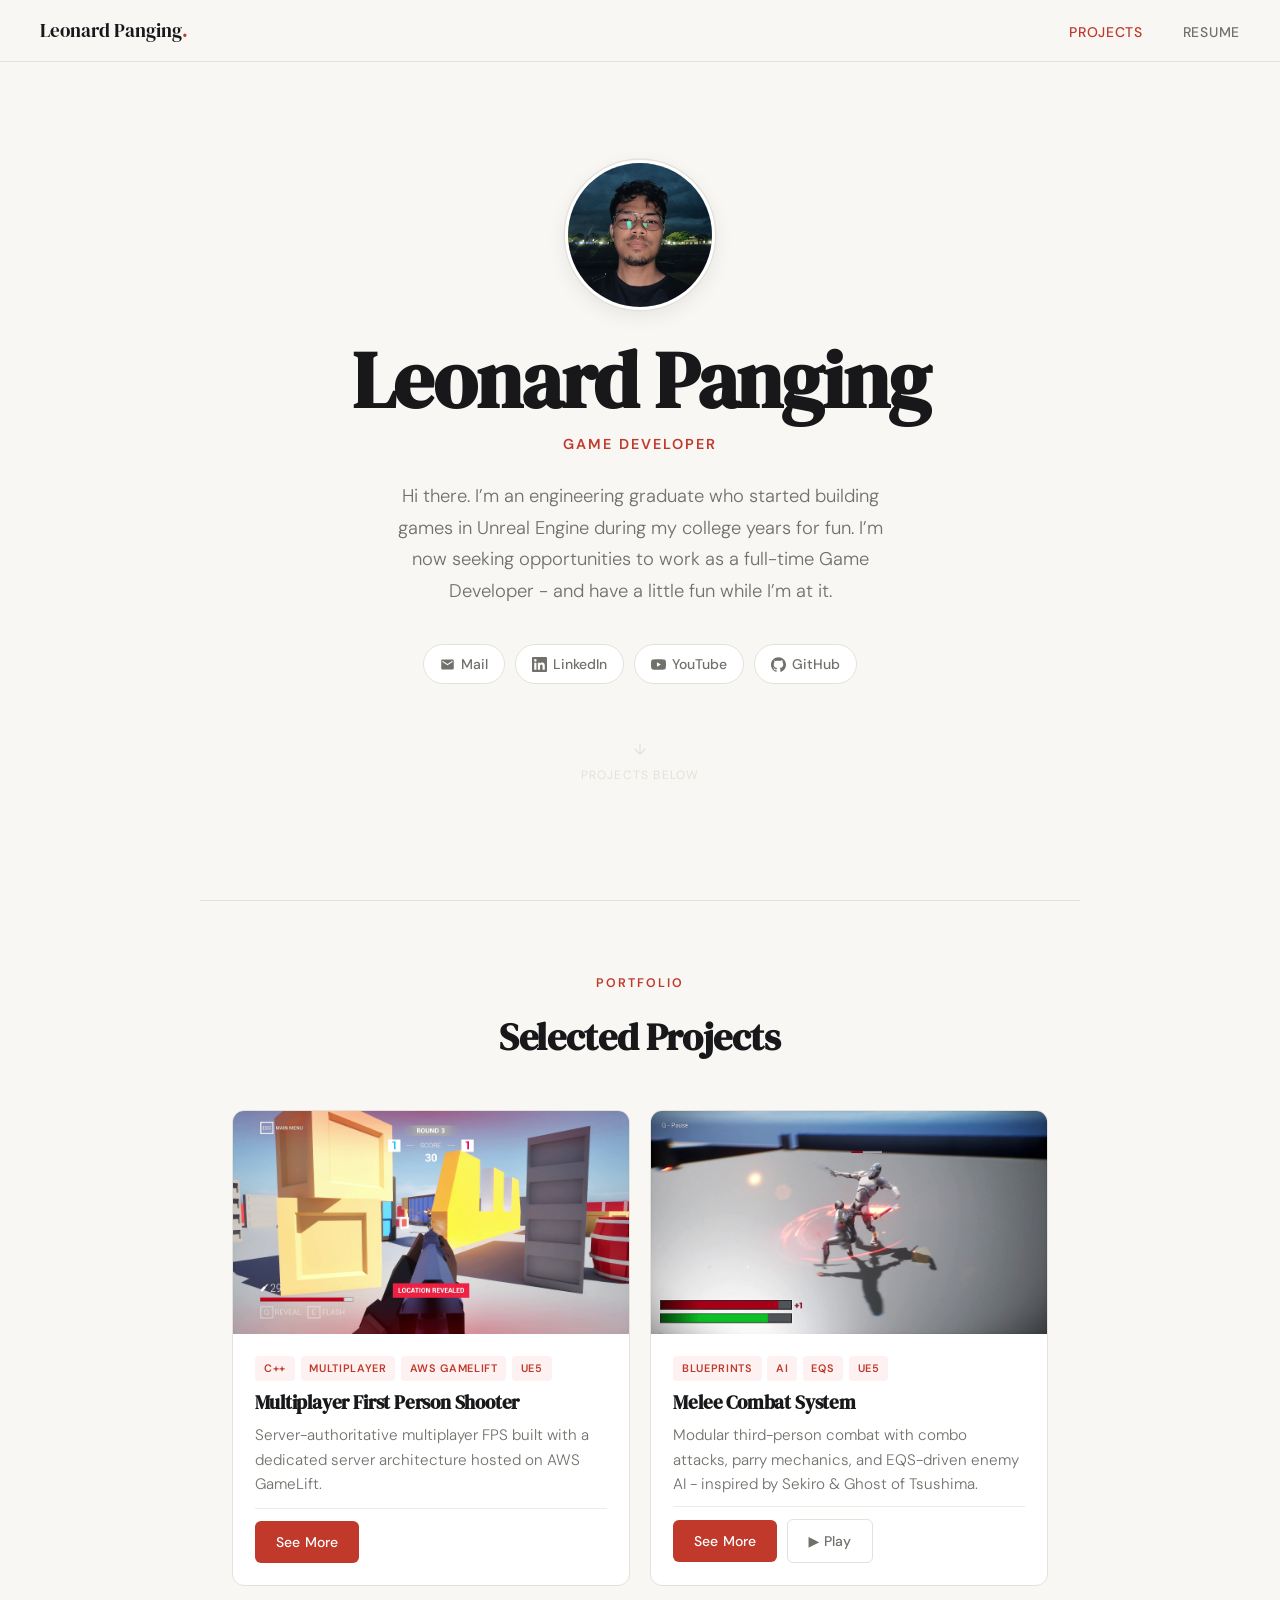
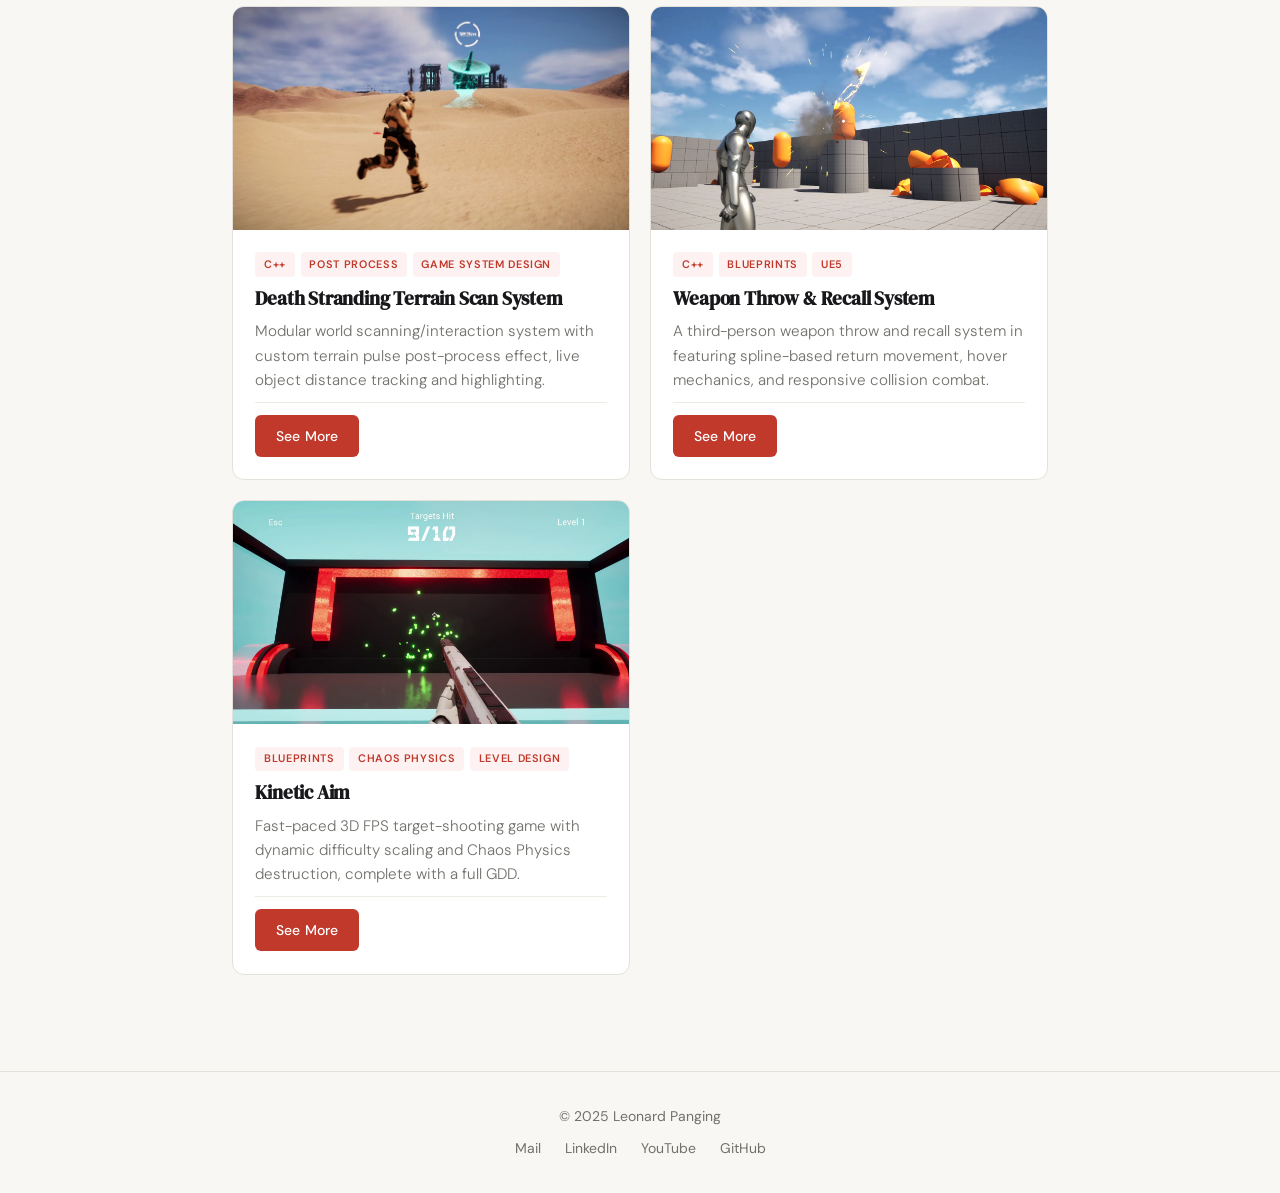
<file: index.html>
<!DOCTYPE html>
<html lang="en">
<head>
  <meta charset="UTF-8" />
  <meta name="viewport" content="width=device-width, initial-scale=1.0" />
  <title>Leonard Panging - Portfolio</title>

  <meta
    name="description"
    content="Portfolio of Leonard Panging, Unreal Engine Game Developer."
  />

  <link rel="stylesheet" href="assets/css/style.css" />
</head>

<body>

  <!-- NAV -->
  <nav>
    <a class="nav-logo" href="index.html">
      Leonard Panging<span>.</span>
    </a>

    <button class="hamburger" aria-label="Toggle menu">
      <span></span><span></span><span></span>
    </button>

    <ul class="nav-links">
      <li><a href="index.html" class="active">Projects</a></li>
      <li><a href="resume.html">Resume</a></li>
    </ul>
  </nav>

  <!-- ══ HERO ══════════════════════════════════ -->
  <section class="hero">

    <div class="hero-avatar hero-in">
      <img src="assets/images/dp.jpg" alt="Leonard Panging" />
      <div class="hero-avatar-placeholder">👤</div>
    </div>

    <h1 class="hero-in">Leonard Panging</h1>

    <p class="hero-role hero-in">
      Game Developer
    </p>

    <p class="hero-bio hero-in"> Hi there. I’m an engineering graduate who started building games in Unreal Engine during my college years for fun. I’m now seeking opportunities to work as a full-time Game Developer - and have a little fun while I’m at it. </p>

     <div class="hero-socials hero-in">
      <a class="social-pill" href="mailto:leonardpanging8@gmail.com">
  <svg viewBox="0 0 24 24" xmlns="http://www.w3.org/2000/svg" style="width:15px;height:15px;fill:currentColor"><path d="M20 4H4c-1.1 0-2 .9-2 2v12c0 1.1.9 2 2 2h16c1.1 0 2-.9 2-2V6c0-1.1-.9-2-2-2zm0 4-8 5-8-5V6l8 5 8-5v2z"/></svg>
  Mail
</a>
<a class="social-pill" href="https://www.linkedin.com/in/leonard-panging-a372b2229" target="_blank" rel="noopener">
  <svg viewBox="0 0 24 24" xmlns="http://www.w3.org/2000/svg" style="width:15px;height:15px;fill:currentColor"><path d="M20.447 20.452h-3.554v-5.569c0-1.328-.027-3.037-1.852-3.037-1.853 0-2.136 1.445-2.136 2.939v5.667H9.351V9h3.414v1.561h.046c.477-.9 1.637-1.85 3.37-1.85 3.601 0 4.267 2.37 4.267 5.455v6.286zM5.337 7.433a2.062 2.062 0 0 1-2.063-2.065 2.064 2.064 0 1 1 2.063 2.065zm1.782 13.019H3.555V9h3.564v11.452zM22.225 0H1.771C.792 0 0 .774 0 1.729v20.542C0 23.227.792 24 1.771 24h20.451C23.2 24 24 23.227 24 22.271V1.729C24 .774 23.2 0 22.222 0h.003z"/></svg>
  LinkedIn
</a>
<a class="social-pill" href="http://www.youtube.com/@LeonardPanging" target="_blank" rel="noopener">
  <svg viewBox="0 0 24 24" xmlns="http://www.w3.org/2000/svg" style="width:15px;height:15px;fill:currentColor"><path d="M23.498 6.186a3.016 3.016 0 0 0-2.122-2.136C19.505 3.545 12 3.545 12 3.545s-7.505 0-9.377.505A3.017 3.017 0 0 0 .502 6.186C0 8.07 0 12 0 12s0 3.93.502 5.814a3.016 3.016 0 0 0 2.122 2.136c1.871.505 9.376.505 9.376.505s7.505 0 9.377-.505a3.015 3.015 0 0 0 2.122-2.136C24 15.93 24 12 24 12s0-3.93-.502-5.814zM9.545 15.568V8.432L15.818 12l-6.273 3.568z"/></svg>
  YouTube
</a>
<a class="social-pill" href="https://github.com/MrBushidooo" target="_blank" rel="noopener">
  <svg viewBox="0 0 24 24" xmlns="http://www.w3.org/2000/svg" style="width:15px;height:15px;fill:currentColor"><path d="M12 .297c-6.63 0-12 5.373-12 12 0 5.303 3.438 9.8 8.205 11.385.6.113.82-.258.82-.577 0-.285-.01-1.04-.015-2.04-3.338.724-4.042-1.61-4.042-1.61C4.422 18.07 3.633 17.7 3.633 17.7c-1.087-.744.084-.729.084-.729 1.205.084 1.838 1.236 1.838 1.236 1.07 1.835 2.809 1.305 3.495.998.108-.776.417-1.305.76-1.605-2.665-.3-5.466-1.332-5.466-5.93 0-1.31.465-2.38 1.235-3.22-.135-.303-.54-1.523.105-3.176 0 0 1.005-.322 3.3 1.23.96-.267 1.98-.399 3-.405 1.02.006 2.04.138 3 .405 2.28-1.552 3.285-1.23 3.285-1.23.645 1.653.24 2.873.12 3.176.765.84 1.23 1.91 1.23 3.22 0 4.61-2.805 5.625-5.475 5.92.42.36.81 1.096.81 2.22 0 1.606-.015 2.896-.015 3.286 0 .315.21.69.825.57C20.565 22.092 24 17.592 24 12.297c0-6.627-5.373-12-12-12"/></svg>
  GitHub
</a>
    </div>

    <div class="scroll-cue hero-in">
      <svg viewBox="0 0 24 24" stroke-width="1.5" stroke-linecap="round" stroke-linejoin="round"><path d="M12 5v14M5 12l7 7 7-7"/></svg>
      Projects below
    </div>


  </section>

  <!-- ══ PROJECTS ════════════════════════════════ -->

  <hr class="divider" id="projects" />

  <div class="section-header">
    <p class="section-eyebrow">Portfolio</p>
    <h2>Selected Projects</h2>
  </div>

  <div class="projects-grid">

    <!-- CARD 1 -->
    <article class="project-card fade-up">

      <div class="project-card-img">
        <img
          src="assets/images/fps-thumb.png"
          alt="Multiplayer FPS"
          onerror="this.style.display='none'"
        />
      </div>

      <div class="project-card-body">

        <div class="project-tags">
          <span class="project-tag">C++</span>
          <span class="project-tag">Multiplayer</span>
          <span class="project-tag">AWS Gamelift</span>
          <span class="project-tag">UE5</span>
        </div>

        <h3>Multiplayer First Person Shooter</h3>

        <p class="project-card-desc">
          Server-authoritative multiplayer FPS built with a dedicated server
          architecture hosted on AWS GameLift.
        </p>

        <div class="project-card-footer">
          <a href="projects/fps-multiplayer.html"
             class="btn btn-primary">
            See More
          </a>
        </div>

      </div>

    </article>

    <!-- CARD 2 -->
    <article class="project-card fade-up">

      <div class="project-card-img">
        <img
          src="assets/images/melee-thumb.png"
          alt="Melee Combat System"
          onerror="this.style.display='none'"
        />
      </div>

      <div class="project-card-body">

        <div class="project-tags">
          <span class="project-tag">Blueprints</span>
          <span class="project-tag">AI</span>
          <span class="project-tag">EQS</span>
          <span class="project-tag">UE5</span>
        </div>

        <h3>Melee Combat System</h3>

        <p class="project-card-desc">
          Modular third-person combat with combo attacks, parry mechanics,
          and EQS-driven enemy AI - inspired by Sekiro &amp; Ghost of Tsushima.
        </p>

        <div class="project-card-footer">

          <a href="projects/melee-combat.html"
             class="btn btn-primary">
            See More
          </a>

          <a href="https://drive.google.com/drive/folders/1jWigeaN3N8AYRt2du7od_GH6Y4pzyDy4?usp=drive_link"
             target="_blank"
             rel="noopener"
             class="btn btn-secondary">
            ▶ Play
          </a>

        </div>

      </div>

    </article>

    <!-- CARD 3 -->
    <article class="project-card fade-up">

      <div class="project-card-img">
        <img
          src="assets/images/scan-thumb.jpg"
          alt="Death Stranding Scan System"
          onerror="this.style.display='none'"
        />
      </div>

      <div class="project-card-body">

        <div class="project-tags">
          <span class="project-tag">C++</span>
          <span class="project-tag">Post Process</span>
          <span class="project-tag">Game System Design</span>
        </div>

        <h3>Death Stranding Terrain Scan System</h3>

        <p class="project-card-desc">
          Modular world scanning/interaction system with
          custom terrain pulse post-process effect,
          live object distance tracking and highlighting.
        </p>

        <div class="project-card-footer">
          <a href="projects/death-stranding-scan.html"
             class="btn btn-primary">
            See More
          </a>
        </div>

      </div>

    </article>

    <!-- CARD 4 -->
    <article class="project-card fade-up">

      <div class="project-card-img">
        <img
          src="assets/images/weapon-throw.png"
          alt="Placeholder Project"
          onerror="this.style.display='none'"
        />
      </div>

      <div class="project-card-body">

        <div class="project-tags">
          <span class="project-tag">C++</span>
          <span class="project-tag">Blueprints</span>
          <span class="project-tag">UE5</span>
        </div>

        <h3>Weapon Throw & Recall System</h3>

        <p class="project-card-desc">
        A third-person weapon throw and recall system in featuring spline-based return movement, 
          hover mechanics, and responsive collision combat.
        </p>

        <div class="project-card-footer">
          <a href="projects/WeaponThrow.html"
             class="btn btn-primary">
            See More
          </a>
        </div>

      </div>

    </article>

    <!-- CARD 5 -->
    <article class="project-card fade-up">

      <div class="project-card-img">
        <img
          src="assets/images/kinetic-thumb.png"
          alt="Kinetic Aim"
          onerror="this.style.display='none'"
        />
      </div>

      <div class="project-card-body">

        <div class="project-tags">
          <span class="project-tag">Blueprints</span>
          <span class="project-tag">Chaos Physics</span>
          <span class="project-tag">Level Design</span>
        </div>

        <h3>Kinetic Aim</h3>

        <p class="project-card-desc">
          Fast-paced 3D FPS target-shooting game with dynamic difficulty scaling
          and Chaos Physics destruction, complete with a full GDD.
        </p>

        <div class="project-card-footer">
          <a href="projects/kinetic-aim.html"
             class="btn btn-primary">
            See More
          </a>
        </div>

      </div>

    </article>

  </div>

  <!-- FOOTER -->

  <footer>

    <p>© 2025 Leonard Panging</p>

    <div class="footer-socials">

      <a href="mailto:leonardpanging8@gmail.com">Mail</a>

      <a href="https://www.linkedin.com/in/leonard-panging-a372b2229" target="_blank" rel="noopener">LinkedIn</a>

      <a href="http://www.youtube.com/@LeonardPanging" target="_blank" rel="noopener">YouTube</a>

     <a href="https://github.com/MrBushidooo" target="_blank" rel="noopener">GitHub</a>

      
    </div>

  </footer>

  <script src="assets/js/main.js"></script>

</body>
</html>
</file>
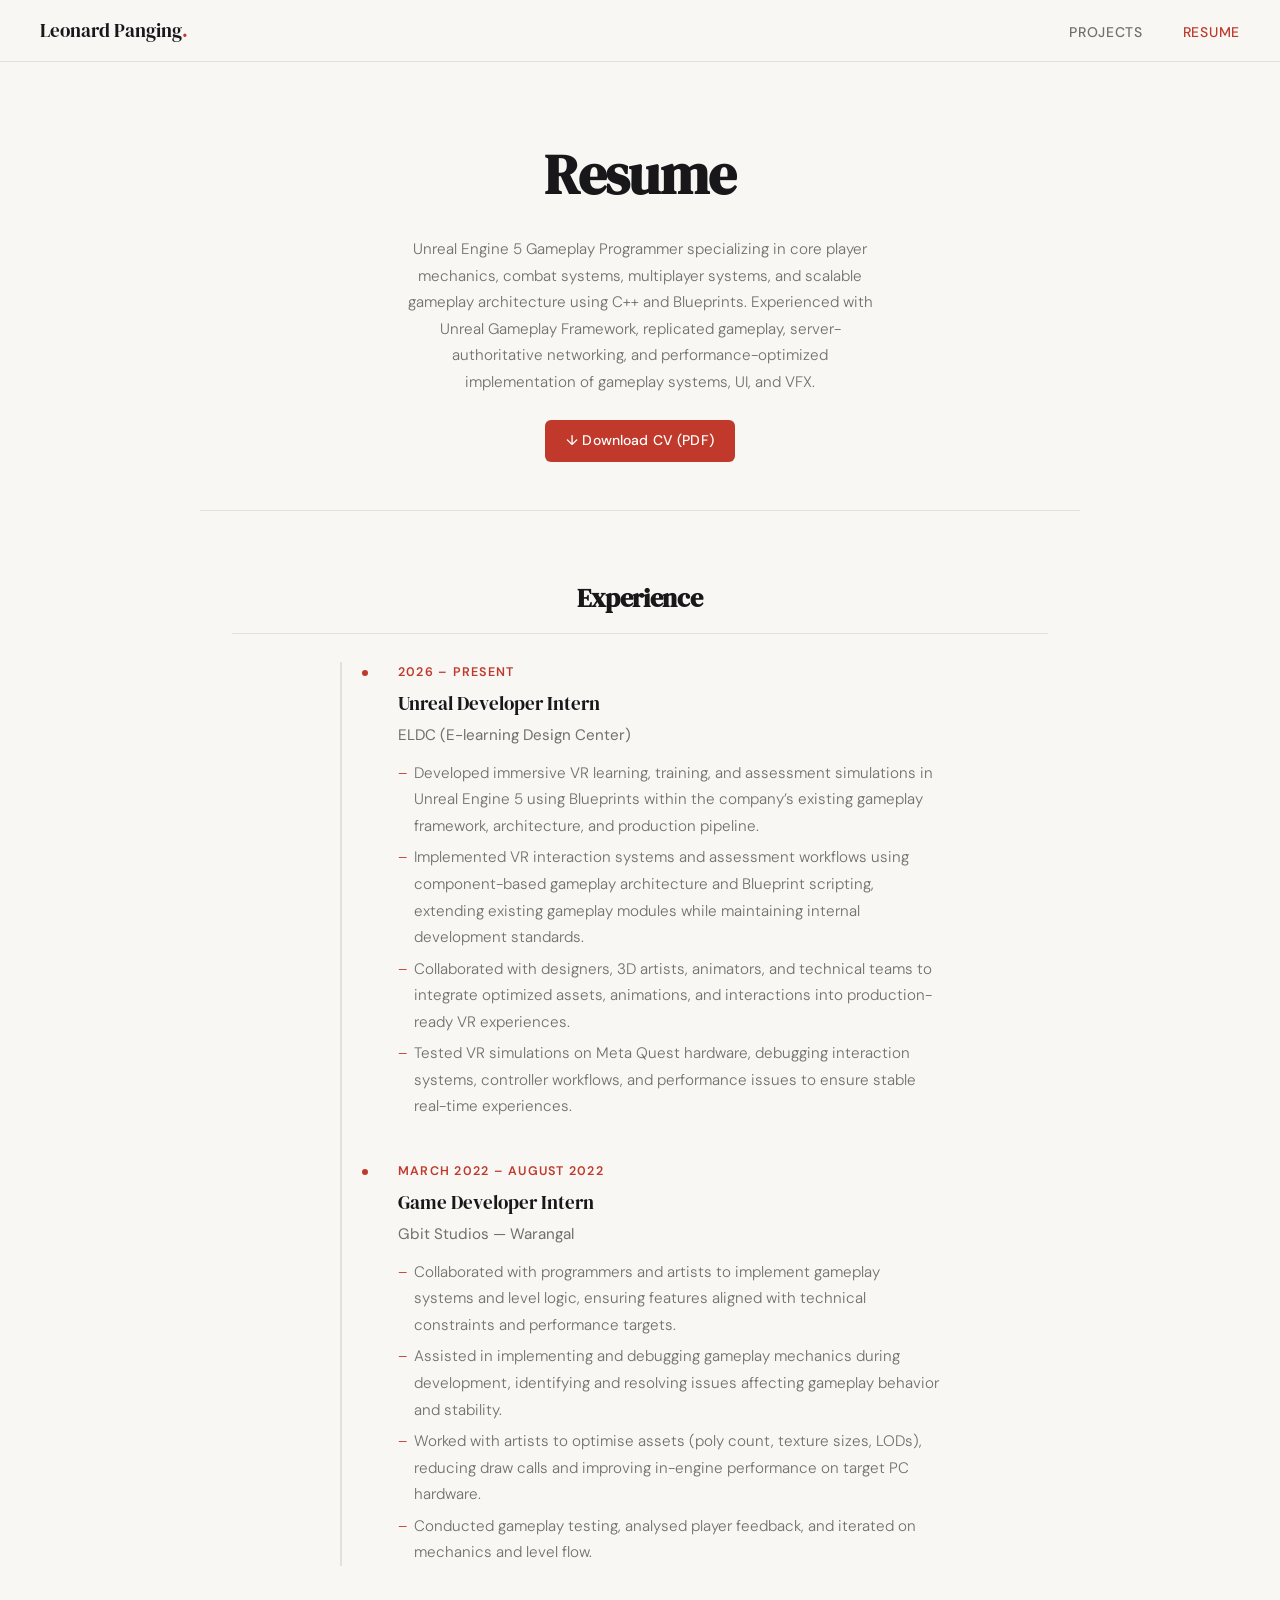
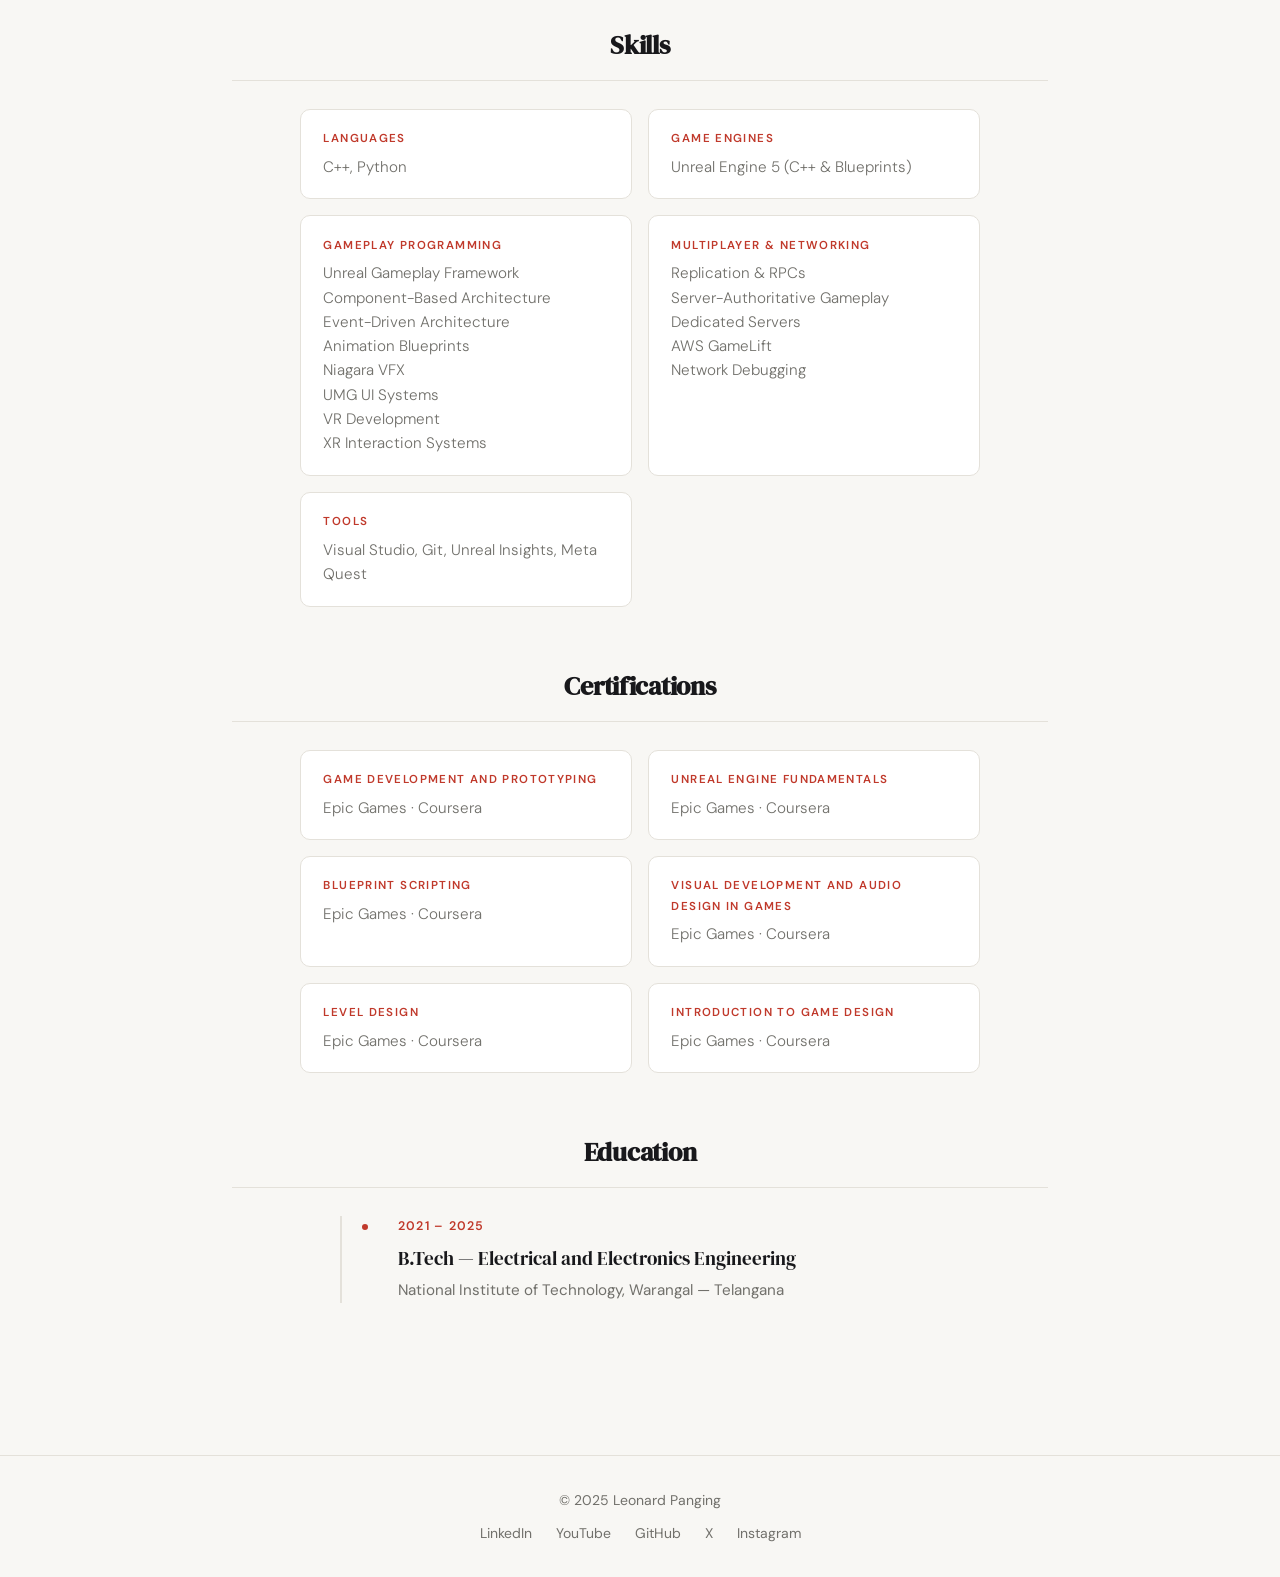
<file: resume.html>
<!DOCTYPE html>
<html lang="en">
<head>
  <meta charset="UTF-8" />
  <meta name="viewport" content="width=device-width, initial-scale=1.0" />
  <title>Resume — Leonard Panging</title>
  <link rel="stylesheet" href="assets/css/style.css" />
</head>
<body>

  <nav>
    <a class="nav-logo" href="index.html">Leonard Panging<span>.</span></a>
    <button class="hamburger" aria-label="Toggle menu">
      <span></span><span></span><span></span>
    </button>
    <ul class="nav-links">
      <li><a href="index.html">Projects</a></li>
      <li><a href="resume.html" class="active">Resume</a></li>
    </ul>
  </nav>

  <header class="page-hero">
    <h1>Resume</h1>
    <p style="font-size: 0.95rem;">Unreal Engine 5 Gameplay Programmer specializing in core player mechanics, combat systems, multiplayer systems, and scalable gameplay architecture using C++ and Blueprints. Experienced with Unreal Gameplay Framework, replicated gameplay, server-authoritative networking, and performance-optimized implementation of gameplay systems, UI, and VFX.
</p>
    <a
      href="assets/files/Leonard_Panging_Resume.pdf"
      target="_blank" rel="noopener"
      class="btn btn-primary"
    >↓ Download CV (PDF)</a>
  </header>

  <main class="resume-body">

    <!-- EXPERIENCE -->
    <section class="resume-section fade-up">
      <h2>Experience</h2>
      <div class="timeline">

<div class="timeline-item">
  <p class="timeline-date">2026 – Present</p>

  <p class="timeline-title">
    Unreal Developer Intern
  </p>

  <p class="timeline-sub">
    ELDC (E-learning Design Center)
  </p>

  <div class="timeline-body">
    <ul>

      <li>
 Developed immersive VR learning, training, and assessment simulations in Unreal Engine 5 using Blueprints within the company’s existing gameplay framework, architecture, and production pipeline.
</li>

<li>
  Implemented VR interaction systems and assessment workflows using component-based gameplay architecture and Blueprint scripting, extending existing gameplay modules while maintaining internal development standards.
</li>

      <li>
        Collaborated with designers, 3D artists, animators, and technical teams to integrate optimized assets, animations, and interactions into production-ready VR experiences.
      </li>

      <li>
       Tested VR simulations on Meta Quest hardware, debugging interaction systems, controller workflows, and performance issues to ensure stable real-time experiences.

      </li>

    </ul>
  </div>
</div>
        
        <div class="timeline-item">
          <p class="timeline-date">March 2022 – August 2022</p>
          <p class="timeline-title">Game Developer Intern</p>
          <p class="timeline-sub">Gbit Studios — Warangal</p>
          <div class="timeline-body">
            <ul>
              <li>Collaborated with programmers and artists to implement gameplay systems and level logic, ensuring features aligned with technical constraints and performance targets.</li>
              <li>Assisted in implementing and debugging gameplay mechanics during development, identifying and resolving issues affecting gameplay behavior and stability.</li>
              <li>Worked with artists to optimise assets (poly count, texture sizes, LODs), reducing draw calls and improving in-engine performance on target PC hardware.</li>
              <li>Conducted gameplay testing, analysed player feedback, and iterated on mechanics and level flow.</li>
            </ul>
          </div>
        </div>
      </div>
    </section>

    <!-- SKILLS -->
    <section class="resume-section fade-up">
      <h2>Skills</h2>
      <div class="skills-grid">
        <div class="skill-block">
          <h3>Languages</h3>
          <p>C++, Python</p>
        </div>
        <div class="skill-block">
          <h3>Game Engines</h3>
          <p>Unreal Engine 5 (C++ &amp; Blueprints)</p>
        </div>
        <div class="skill-block">
  <h3>Gameplay Programming</h3>
  <p>Unreal Gameplay Framework<br>Component-Based Architecture<br>Event-Driven Architecture<br>Animation Blueprints<br>Niagara VFX<br>UMG UI Systems<br>VR Development<br>XR Interaction Systems</p>
</div>
        <div class="skill-block">
  <h3>Multiplayer &amp; Networking</h3>
  <p>Replication &amp; RPCs<br>Server-Authoritative Gameplay<br>Dedicated Servers<br>AWS GameLift<br>Network Debugging</p>
</div>
        <div class="skill-block">
          <h3>Tools</h3>
          <p>Visual Studio, Git, Unreal Insights, Meta Quest</p>
        </div>
      </div>
    </section>

    <!-- CERTIFICATIONS -->
    <section class="resume-section fade-up">
      <h2>Certifications</h2>
      <div class="skills-grid">
        <a class="skill-block" href="https://coursera.org/share/9db1ae19bf33cc4ddb2e6b00c71710e8" target="_blank" rel="noopener" style="text-decoration:none; color:inherit; display:block;">
          <h3>Game Development and Prototyping</h3>
          <p>Epic Games · Coursera</p>
        </a>
        <a class="skill-block" href="https://coursera.org/share/00f6e339832f0f6da51d564699fc2351" target="_blank" rel="noopener" style="text-decoration:none; color:inherit; display:block;">
          <h3>Unreal Engine Fundamentals</h3>
          <p>Epic Games · Coursera</p>
        </a>
        <a class="skill-block" href="https://coursera.org/share/c88a5b25ecfc6b12ffc6ed722349a797" target="_blank" rel="noopener" style="text-decoration:none; color:inherit; display:block;">
          <h3>Blueprint Scripting</h3>
          <p>Epic Games · Coursera</p>
        </a>
        <a class="skill-block" href="https://coursera.org/share/e2d774dbba5514c1be0a347d1ef30819" target="_blank" rel="noopener" style="text-decoration:none; color:inherit; display:block;">
          <h3>Visual Development and Audio Design in Games</h3>
          <p>Epic Games · Coursera</p>
        </a>
        <a class="skill-block" href="https://coursera.org/share/542bad35c3cfcce6ffdc3eaba8a323f9" target="_blank" rel="noopener" style="text-decoration:none; color:inherit; display:block;">
          <h3>Level Design</h3>
          <p>Epic Games · Coursera</p>
        </a>
        <a class="skill-block" href="https://coursera.org/share/257e5add981f247d6ec8fa29634909cd" target="_blank" rel="noopener" style="text-decoration:none; color:inherit; display:block;">
  <h3>Introduction to Game Design</h3>
  <p>Epic Games · Coursera</p>
</a>
      </div>
    </section>

    <!-- EDUCATION -->
    <section class="resume-section fade-up">
      <h2>Education</h2>
      <div class="timeline">
        <div class="timeline-item">
          <p class="timeline-date">2021 – 2025</p>
          <p class="timeline-title">B.Tech — Electrical and Electronics Engineering</p>
          <p class="timeline-sub">National Institute of Technology, Warangal — Telangana</p>
        </div>
      </div>
    </section>

  </main>

  <footer>
    <p>© 2025 Leonard Panging</p>
    <div class="footer-socials">
      <a href="https://www.linkedin.com/in/leonard-panging-a372b2229" target="_blank" rel="noopener">LinkedIn</a>
      <a href="http://www.youtube.com/@LeonardPanging" target="_blank" rel="noopener">YouTube</a>
      <a href="https://github.com/MrBushidooo" target="_blank" rel="noopener">GitHub</a>
      <a href="https://x.com/leo_fbx" target="_blank" rel="noopener">X</a>
      <a href="https://www.instagram.com/leonart._/" target="_blank" rel="noopener">Instagram</a>
    </div>
  </footer>

  <script src="assets/js/main.js"></script>
</body>
</html>
</file>
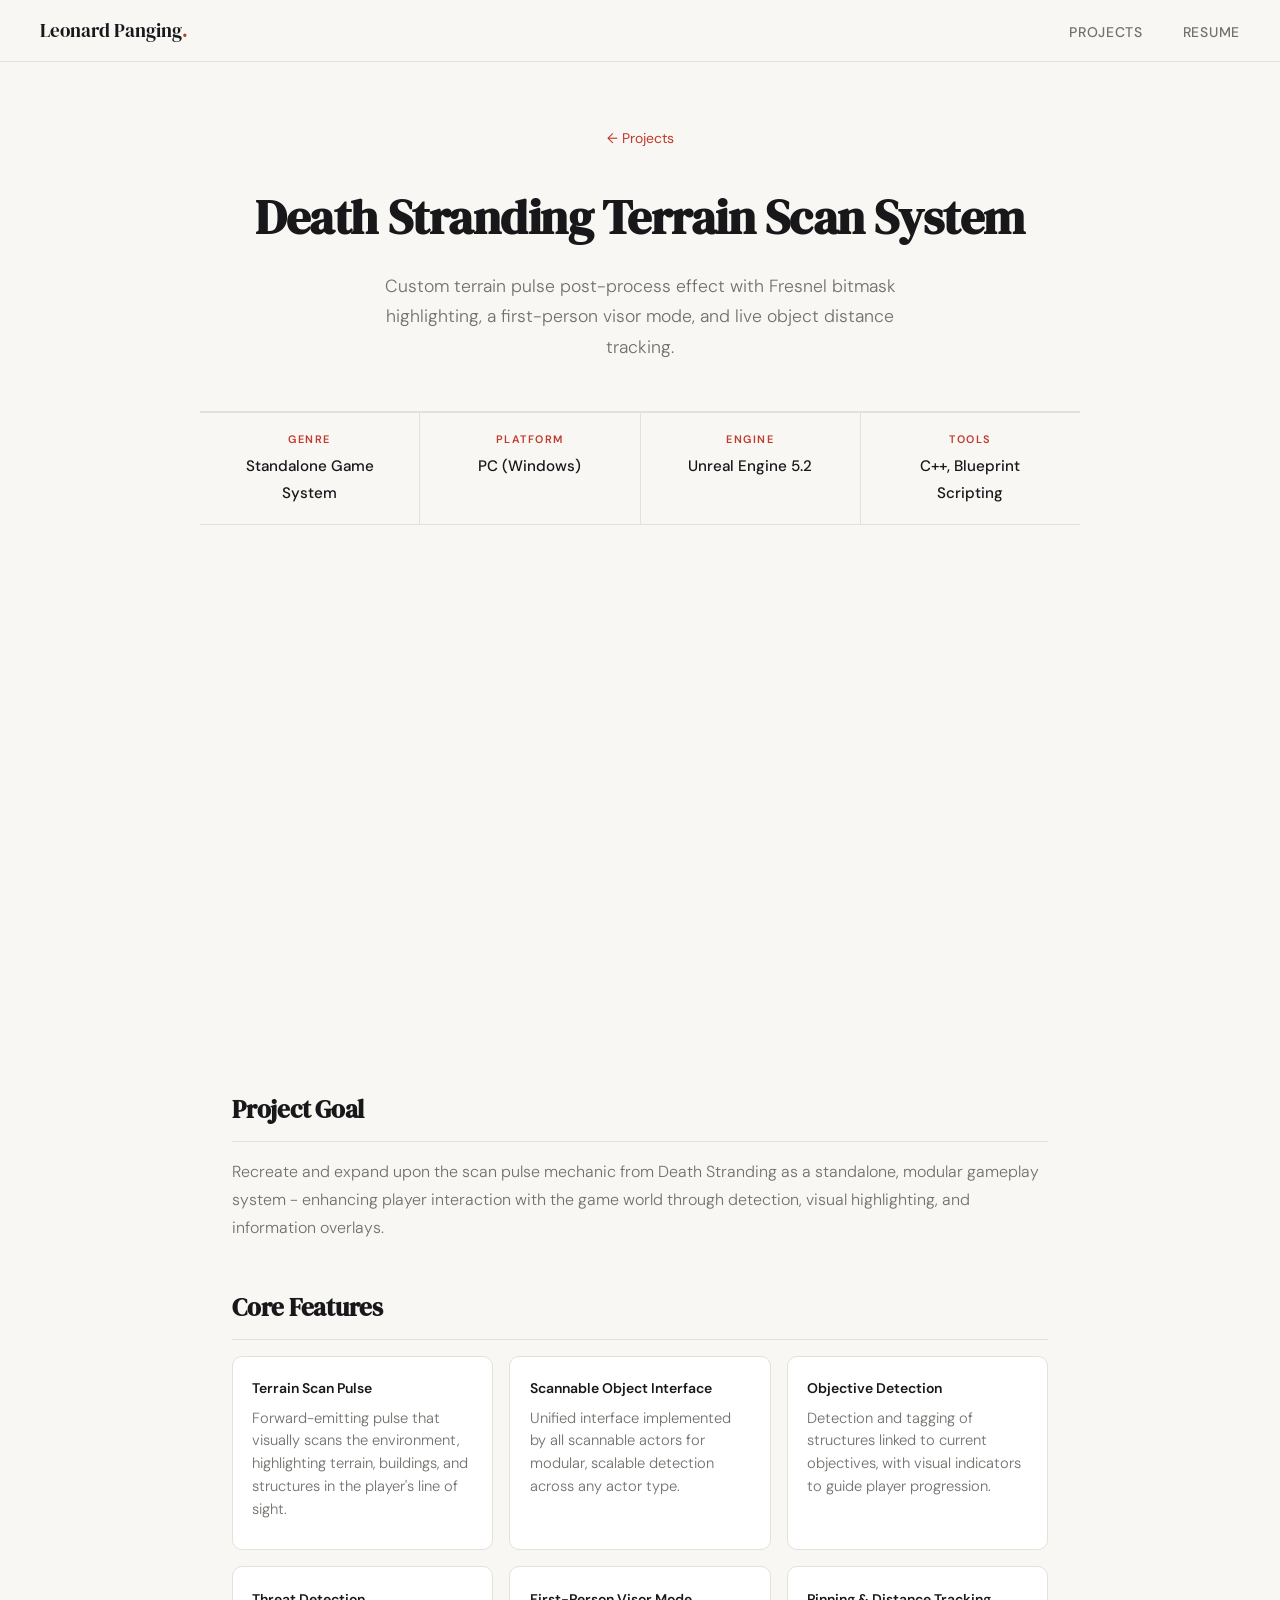
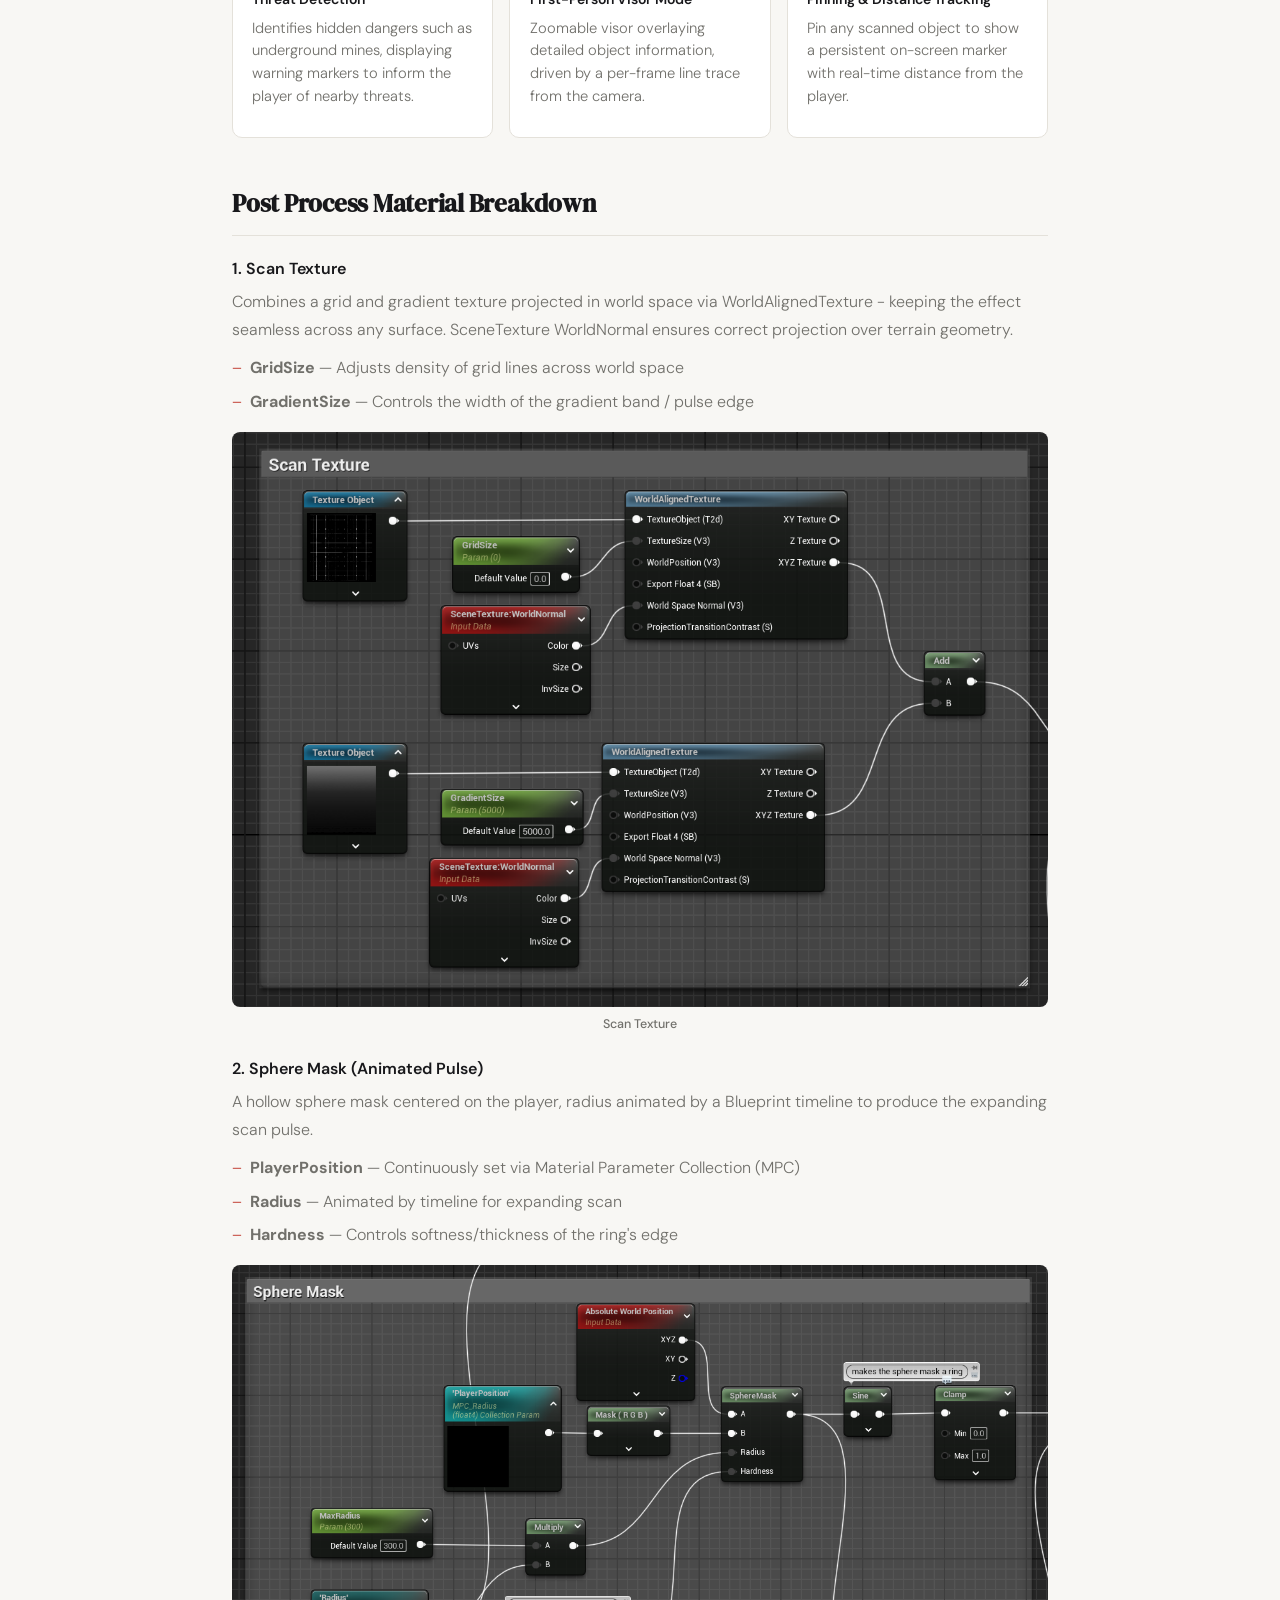
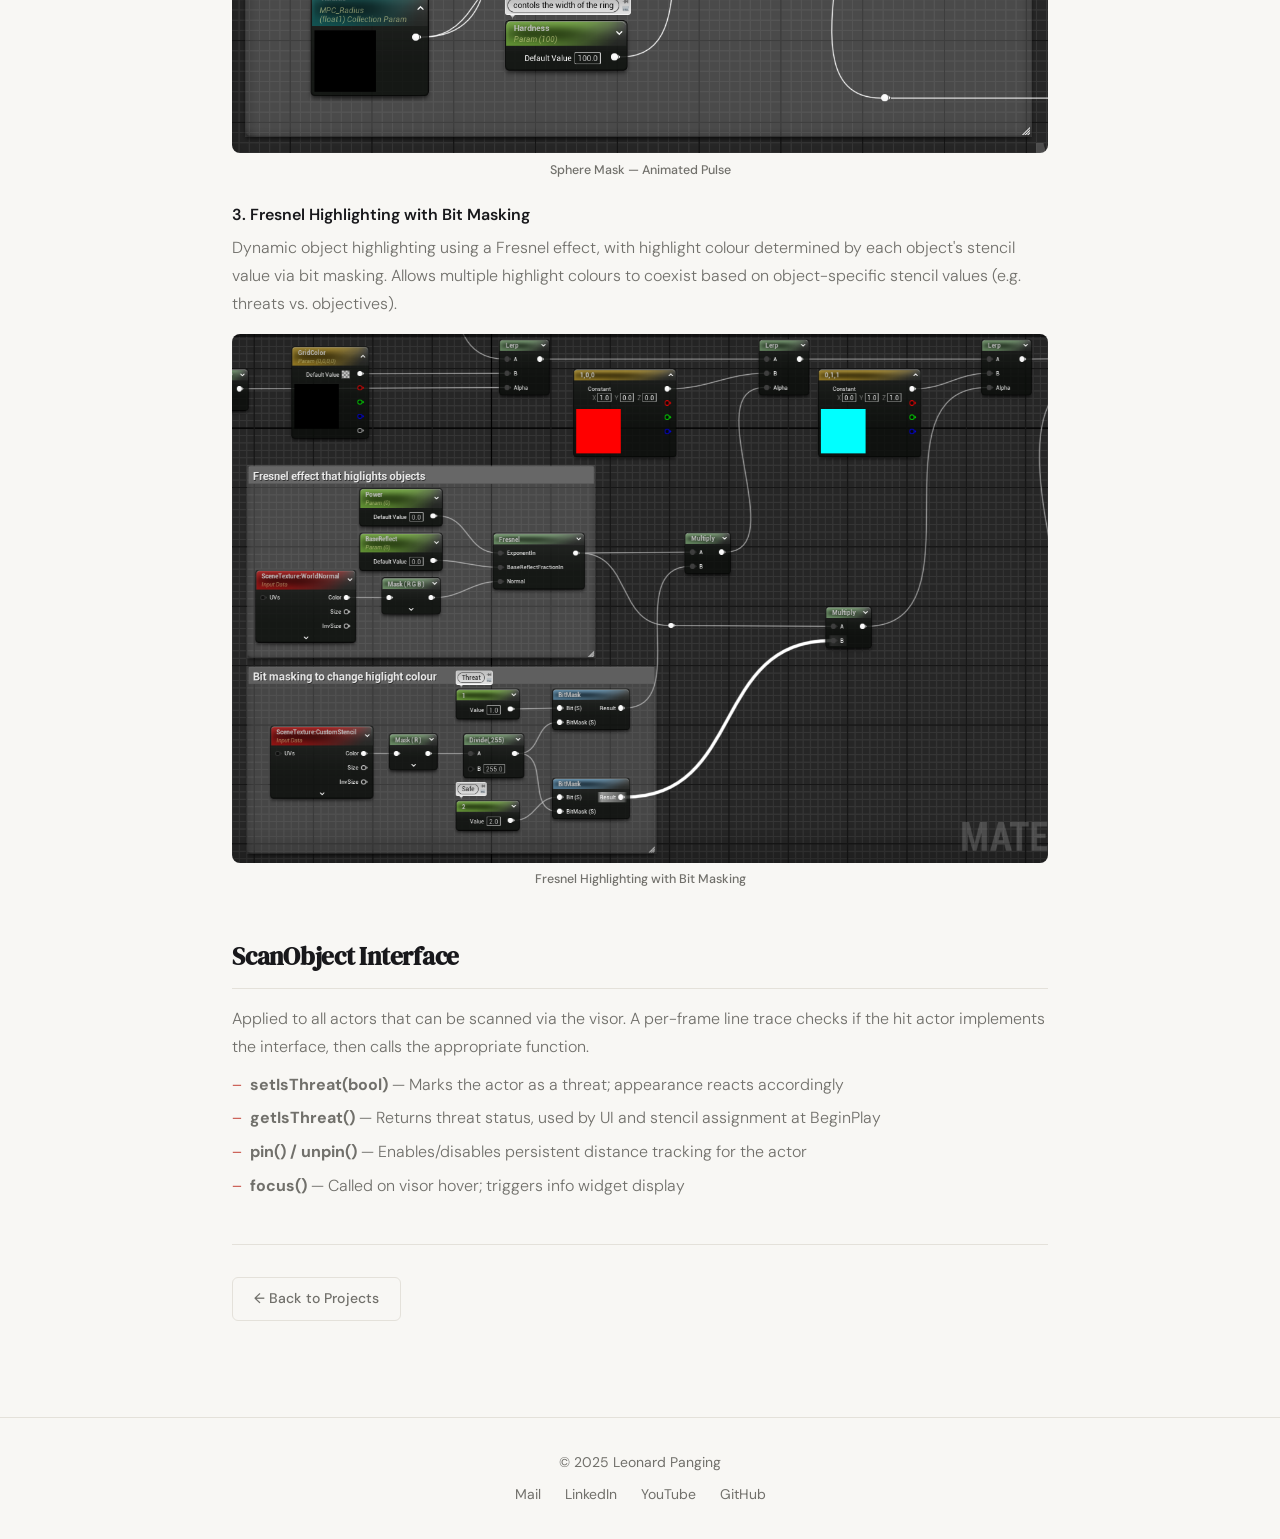
<file: projects/death-stranding-scan.html>
<!DOCTYPE html>
<html lang="en">
<head>
  <meta charset="UTF-8" />
  <meta name="viewport" content="width=device-width, initial-scale=1.0" />
  <title>Death Stranding Scan System — Leonard Panging</title>
  <link rel="stylesheet" href="../assets/css/style.css" />
</head>
<body>

  <nav>
    <a class="nav-logo" href="../index.html">Leonard Panging<span>.</span></a>
    <button class="hamburger" aria-label="Toggle menu"><span></span><span></span><span></span></button>
    <ul class="nav-links">
      <li><a href="../index.html">Projects</a></li>
      <li><a href="../resume.html">Resume</a></li>
    </ul>
  </nav>

  <header class="project-detail-hero">
    <p class="breadcrumb"><a href="../index.html#projects">← Projects</a></p>
    
    <h1>Death Stranding Terrain Scan System</h1>
   <p class="lead">Custom terrain pulse post-process effect with Fresnel bitmask highlighting, a first-person visor mode, and live object distance tracking.</p>
  </header>

  <dl class="project-meta-strip">
    <div class="project-meta-item"><dt>Genre</dt><dd>Standalone Game System</dd></div>
    <div class="project-meta-item"><dt>Platform</dt><dd>PC (Windows)</dd></div>
    <div class="project-meta-item"><dt>Engine</dt><dd>Unreal Engine 5.2</dd></div>
    <div class="project-meta-item"><dt>Tools</dt><dd>C++, Blueprint Scripting</dd></div>
  </dl>

  <div class="project-detail-body">

    <div style="margin:0 auto 3rem;" class="fade-up">
  <div style="position:relative; padding-bottom:56.25%; height:0; overflow:hidden; border-radius:10px;">
    <iframe
      src="https://www.youtube.com/embed/yAjyUxNfGXc"
      style="position:absolute; top:0; left:0; width:100%; height:100%; border:0;"
      allowfullscreen loading="lazy">
    </iframe>
  </div>
</div>
    <section class="detail-section fade-up">
      <h2>Project Goal</h2>
      <p>Recreate and expand upon the scan pulse mechanic from Death Stranding as a standalone, modular gameplay system - enhancing player interaction with the game world through detection, visual highlighting, and information overlays.</p>
    </section>

    <section class="detail-section fade-up">
      <h2>Core Features</h2>
      <div class="feature-grid">
        <div class="feature-card">
          <h4>Terrain Scan Pulse</h4>
          <p>Forward-emitting pulse that visually scans the environment, highlighting terrain, buildings, and structures in the player's line of sight.</p>
        </div>
        <div class="feature-card">
          <h4>Scannable Object Interface</h4>
          <p>Unified interface implemented by all scannable actors for modular, scalable detection across any actor type.</p>
        </div>
        <div class="feature-card">
          <h4>Objective Detection</h4>
          <p>Detection and tagging of structures linked to current objectives, with visual indicators to guide player progression.</p>
        </div>
        <div class="feature-card">
          <h4>Threat Detection</h4>
          <p>Identifies hidden dangers such as underground mines, displaying warning markers to inform the player of nearby threats.</p>
        </div>
        <div class="feature-card">
          <h4>First-Person Visor Mode</h4>
          <p>Zoomable visor overlaying detailed object information, driven by a per-frame line trace from the camera.</p>
        </div>
        <div class="feature-card">
          <h4>Pinning &amp; Distance Tracking</h4>
          <p>Pin any scanned object to show a persistent on-screen marker with real-time distance from the player.</p>
        </div>
      </div>
    </section>

    <section class="detail-section fade-up">
      <h2>Post Process Material Breakdown</h2>

      <h3>1. Scan Texture</h3>
      <p>Combines a grid and gradient texture projected in world space via WorldAlignedTexture - keeping the effect seamless across any surface. SceneTexture WorldNormal ensures correct projection over terrain geometry.</p>
      <ul>
        <li><strong>GridSize</strong> — Adjusts density of grid lines across world space</li>
        <li><strong>GradientSize</strong> — Controls the width of the gradient band / pulse edge</li>
      </ul>

<div style="margin:1rem auto; max-width:880px;">
  <img src="../assets/images/DeathStranding/scan-texture.png" alt="Scan Texture" style="width:100%; border-radius:8px; display:block;">
  <p style="text-align:center; font-size:0.78rem; font-weight:500; color:var(--muted); margin-top:0.4rem;">Scan Texture</p>
</div>
      
      <h3>2. Sphere Mask (Animated Pulse)</h3>
      <p>A hollow sphere mask centered on the player, radius animated by a Blueprint timeline to produce the expanding scan pulse.</p>
      <ul>
        <li><strong>PlayerPosition</strong> — Continuously set via Material Parameter Collection (MPC)</li>
        <li><strong>Radius</strong> — Animated by timeline for expanding scan</li>
        <li><strong>Hardness</strong> — Controls softness/thickness of the ring's edge</li>
      </ul>

<div style="margin:1rem auto; max-width:880px;">
  <img src="../assets/images/DeathStranding/sphere-mask.png" alt="Sphere Mask" style="width:100%; border-radius:8px; display:block;">
  <p style="text-align:center; font-size:0.78rem; font-weight:500; color:var(--muted); margin-top:0.4rem;">Sphere Mask — Animated Pulse</p>
</div>
      
      <h3>3. Fresnel Highlighting with Bit Masking</h3>
      <p>Dynamic object highlighting using a Fresnel effect, with highlight colour determined by each object's stencil value via bit masking. Allows multiple highlight colours to coexist based on object-specific stencil values (e.g. threats vs. objectives).</p>

<div style="margin:1rem auto; max-width:880px;">
  <img src="../assets/images/DeathStranding/fresnel.png" alt="Fresnel Highlighting" style="width:100%; border-radius:8px; display:block;">
  <p style="text-align:center; font-size:0.78rem; font-weight:500; color:var(--muted); margin-top:0.4rem;">Fresnel Highlighting with Bit Masking</p>
</div>
      
    </section>

    <section class="detail-section fade-up">
      <h2>ScanObject Interface</h2>
      <p>Applied to all actors that can be scanned via the visor. A per-frame line trace checks if the hit actor implements the interface, then calls the appropriate function.</p>

      
      <ul>
        <li><strong>setIsThreat(bool)</strong> — Marks the actor as a threat; appearance reacts accordingly</li>
        <li><strong>getIsThreat()</strong> — Returns threat status, used by UI and stencil assignment at BeginPlay</li>
        <li><strong>pin() / unpin()</strong> — Enables/disables persistent distance tracking for the actor</li>
        <li><strong>focus()</strong> — Called on visor hover; triggers info widget display</li>
      </ul>
    </section>

    <div style="padding-top:2rem;border-top:1px solid var(--border);">
     <a href="../index.html#projects" class="btn btn-secondary">← Back to Projects</a>
    </div>

  </div>

  <footer>
    <p>© 2025 Leonard Panging</p>
    <div class="footer-socials">
      <a href="mailto:leonardpanging8@gmail.com">Mail</a>

      <a href="https://www.linkedin.com/in/leonard-panging-a372b2229" target="_blank" rel="noopener">LinkedIn</a>

      <a href="http://www.youtube.com/@LeonardPanging" target="_blank" rel="noopener">YouTube</a>

     <a href="https://github.com/MrBushidooo" target="_blank" rel="noopener">GitHub</a>
    </div>
  </footer>

  <script src="../assets/js/main.js"></script>
</body>
</html>
</file>
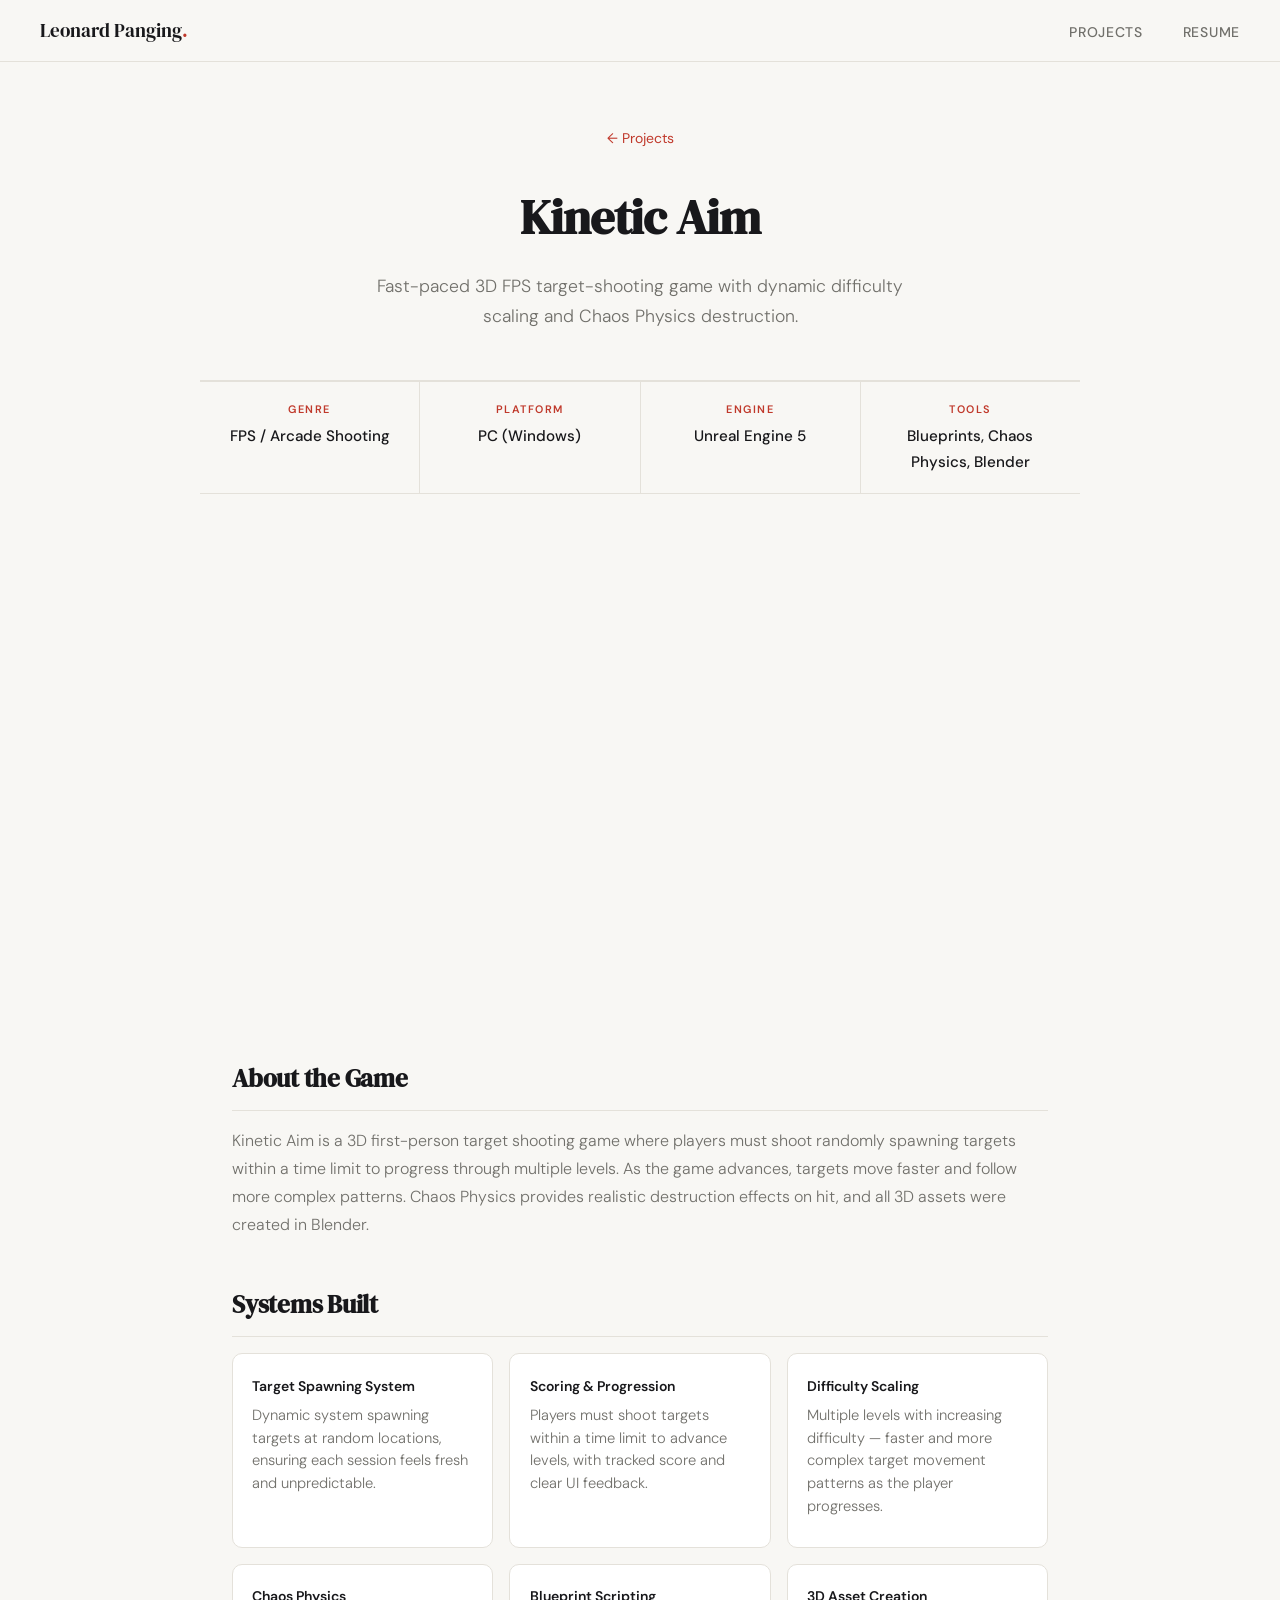
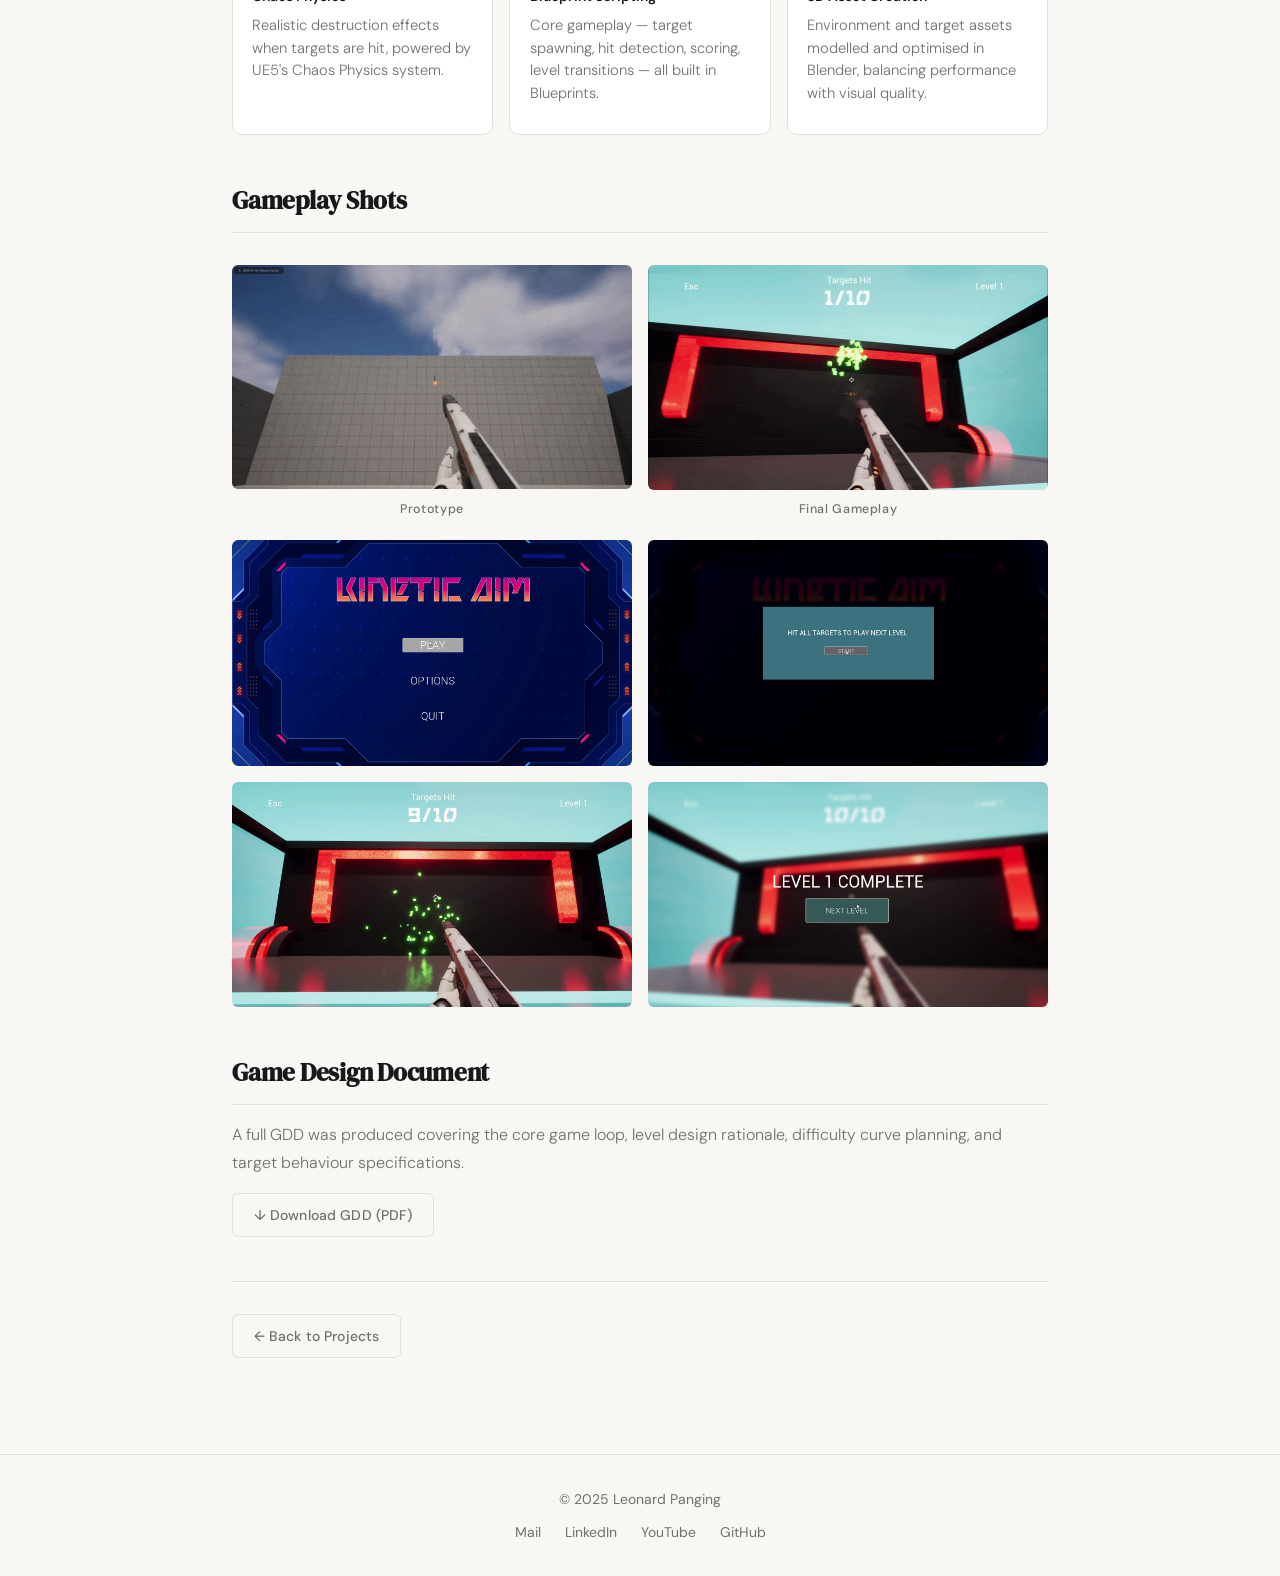
<file: projects/kinetic-aim.html>
<!DOCTYPE html>
<html lang="en">
<head>
  <meta charset="UTF-8" />
  <meta name="viewport" content="width=device-width, initial-scale=1.0" />
  <title>Kinetic Aim — Leonard Panging</title>
  <link rel="stylesheet" href="../assets/css/style.css" />
</head>
<body>

  <nav>
    <a class="nav-logo" href="../index.html">Leonard Panging<span>.</span></a>
    <button class="hamburger" aria-label="Toggle menu"><span></span><span></span><span></span></button>
    <ul class="nav-links">
      <li><a href="../index.html">Projects</a></li>
      <li><a href="../resume.html">Resume</a></li>
    </ul>
  </nav>

  <header class="project-detail-hero">
    <p class="breadcrumb"><a href="../index.html#projects">← Projects</a></p>
    
    <h1>Kinetic Aim</h1>
     <p class="lead">Fast-paced 3D FPS target-shooting game with dynamic difficulty scaling and Chaos Physics destruction.</p>
  </header>

  <dl class="project-meta-strip">
    <div class="project-meta-item"><dt>Genre</dt><dd>FPS / Arcade Shooting</dd></div>
    <div class="project-meta-item"><dt>Platform</dt><dd>PC (Windows)</dd></div>
    <div class="project-meta-item"><dt>Engine</dt><dd>Unreal Engine 5</dd></div>
    <div class="project-meta-item"><dt>Tools</dt><dd>Blueprints, Chaos Physics, Blender</dd></div>
  </dl>

  <div class="project-detail-body">

<!-- YouTube video -->
<div style="margin:0 auto 3rem;" class="fade-up">
  <div style="position:relative; padding-bottom:56.25%; height:0; overflow:hidden; border-radius:10px;">
    <iframe
      src="https://www.youtube.com/embed/mgrcCeoAw-U"
      style="position:absolute; top:0; left:0; width:100%; height:100%; border:0;"
      allowfullscreen loading="lazy">
    </iframe>
  </div>
</div>
    
    <section class="detail-section fade-up">
      <h2>About the Game</h2>
      <p>Kinetic Aim is a 3D first-person target shooting game where players must shoot randomly spawning targets within a time limit to progress through multiple levels. As the game advances, targets move faster and follow more complex patterns. Chaos Physics provides realistic destruction effects on hit, and all 3D assets were created in Blender.</p>
    </section>

    <section class="detail-section fade-up">
      <h2>Systems Built</h2>
      <div class="feature-grid">
        <div class="feature-card">
          <h4>Target Spawning System</h4>
          <p>Dynamic system spawning targets at random locations, ensuring each session feels fresh and unpredictable.</p>
        </div>
        <div class="feature-card">
          <h4>Scoring &amp; Progression</h4>
          <p>Players must shoot targets within a time limit to advance levels, with tracked score and clear UI feedback.</p>
        </div>
        <div class="feature-card">
          <h4>Difficulty Scaling</h4>
          <p>Multiple levels with increasing difficulty — faster and more complex target movement patterns as the player progresses.</p>
        </div>
        <div class="feature-card">
          <h4>Chaos Physics</h4>
          <p>Realistic destruction effects when targets are hit, powered by UE5's Chaos Physics system.</p>
        </div>
        <div class="feature-card">
          <h4>Blueprint Scripting</h4>
          <p>Core gameplay — target spawning, hit detection, scoring, level transitions — all built in Blueprints.</p>
        </div>
        <div class="feature-card">
          <h4>3D Asset Creation</h4>
          <p>Environment and target assets modelled and optimised in Blender, balancing performance with visual quality.</p>
        </div>
      </div>
    </section>

    <section class="detail-section fade-up">
  <h2>Gameplay Shots</h2>
  <div class="triple-video-wrap" style="grid-template-columns: 1fr 1fr;">
    <div class="triple-video-item">
      <img src="../assets/videos/KineticAim/gameplay-1.gif" alt="Gameplay Shot 1" style="width:100%; border-radius:6px; display:block;">
      <span class="video-label" style="display:block; text-align:center;">Prototype</span>
    </div>
    <div class="triple-video-item">
      <img src="../assets/videos/KineticAim/gameplay-2.gif" alt="Gameplay Shot 2" style="width:100%; border-radius:6px; display:block;">
      <span class="video-label" style="display:block; text-align:center;">Final Gameplay</span>
    </div>
  </div>

      <div class="triple-video-wrap" style="grid-template-columns: 1fr 1fr; margin-top: 1rem;">
  <div class="triple-video-item">
    <img src="../assets/images/KineticAim/screenshot-1.png" alt="Screenshot 1" style="width:100%; border-radius:6px; display:block;">
   
  </div>
  <div class="triple-video-item">
    <img src="../assets/images/KineticAim/screenshot-2.png" alt="Screenshot 2" style="width:100%; border-radius:6px; display:block;">
   
  </div>
  <div class="triple-video-item">
    <img src="../assets/images/KineticAim/screenshot-3.png" alt="Screenshot 3" style="width:100%; border-radius:6px; display:block;">
   
  </div>
  <div class="triple-video-item">
    <img src="../assets/images/KineticAim/screenshot-4.png" alt="Screenshot 4" style="width:100%; border-radius:6px; display:block;">
   
  </div>
</div>
      
</section>
    
    <section class="detail-section fade-up">
      <h2>Game Design Document</h2>
      <p>A full GDD was produced covering the core game loop, level design rationale, difficulty curve planning, and target behaviour specifications.</p>
      <div style="margin-top:1rem;">
        <a href="https://9d290a82-1d54-43d8-aa51-d8f1735f1dbc.filesusr.com/ugd/03e6eb_f474413f3f194cadbc963f7721caeecc.pdf"
           target="_blank" rel="noopener" class="btn btn-secondary">↓ Download GDD (PDF)</a>
      </div>
    </section>

    <div style="padding-top:2rem;border-top:1px solid var(--border);">
     <a href="../index.html#projects" class="btn btn-secondary">← Back to Projects</a>
    </div>

  </div>

  <footer>
    <p>© 2025 Leonard Panging</p>
    <div class="footer-socials">
      <a href="mailto:leonardpanging8@gmail.com">Mail</a>

      <a href="https://www.linkedin.com/in/leonard-panging-a372b2229" target="_blank" rel="noopener">LinkedIn</a>

      <a href="http://www.youtube.com/@LeonardPanging" target="_blank" rel="noopener">YouTube</a>

     <a href="https://github.com/MrBushidooo" target="_blank" rel="noopener">GitHub</a>
    </div>
  </footer>

  <script src="../assets/js/main.js"></script>
</body>
</html>
</file>
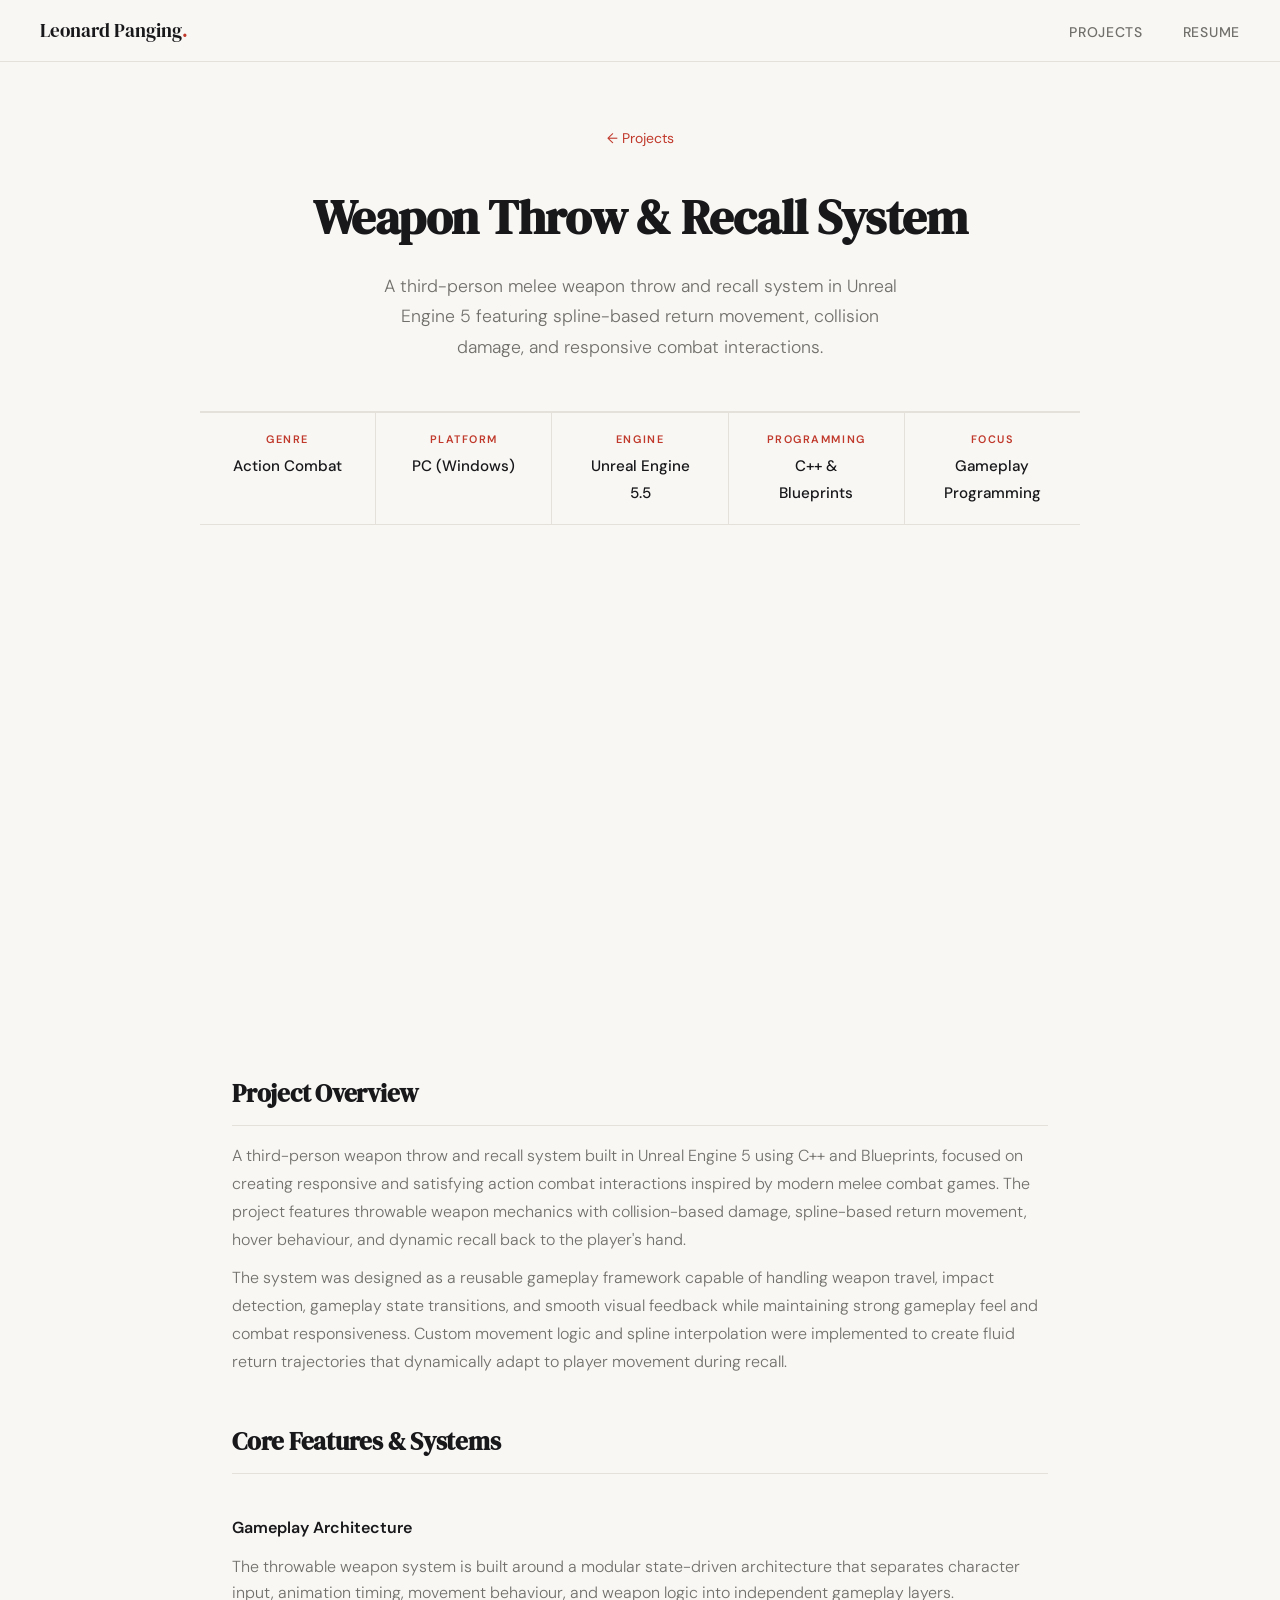
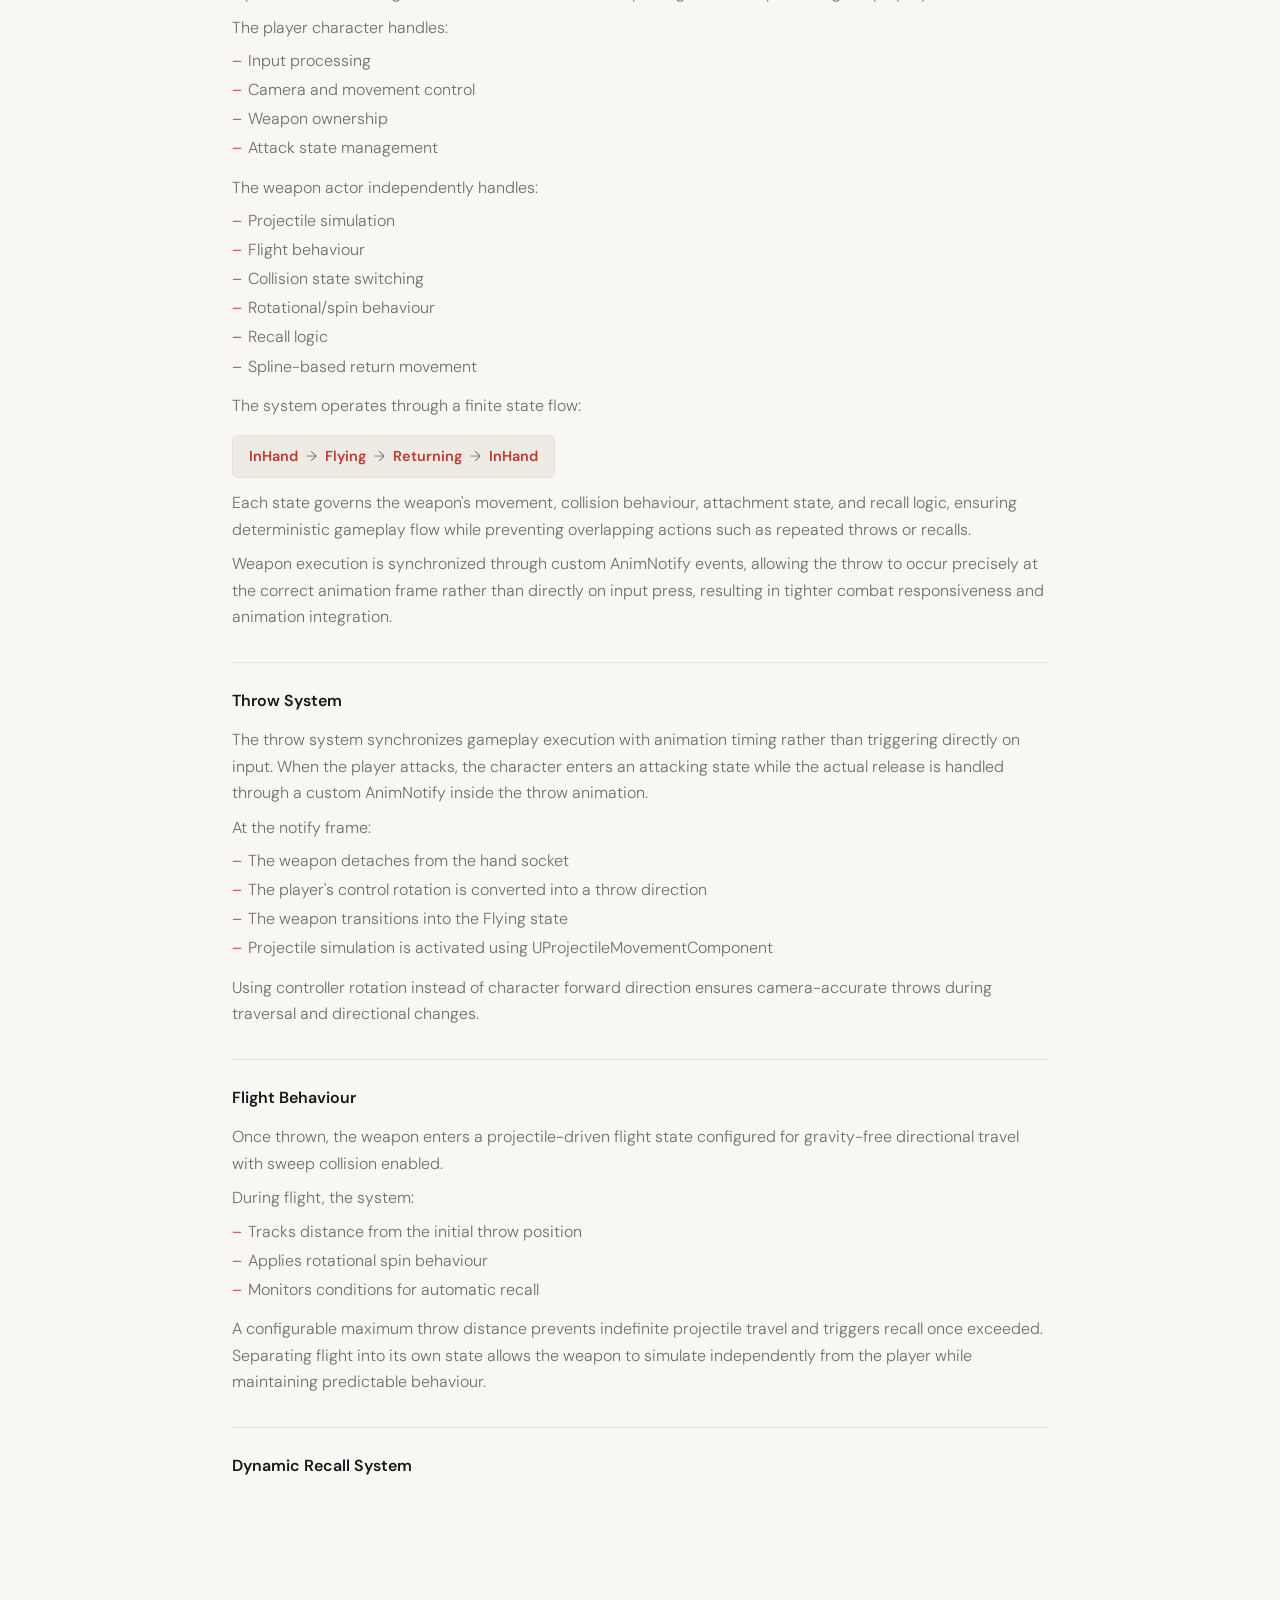
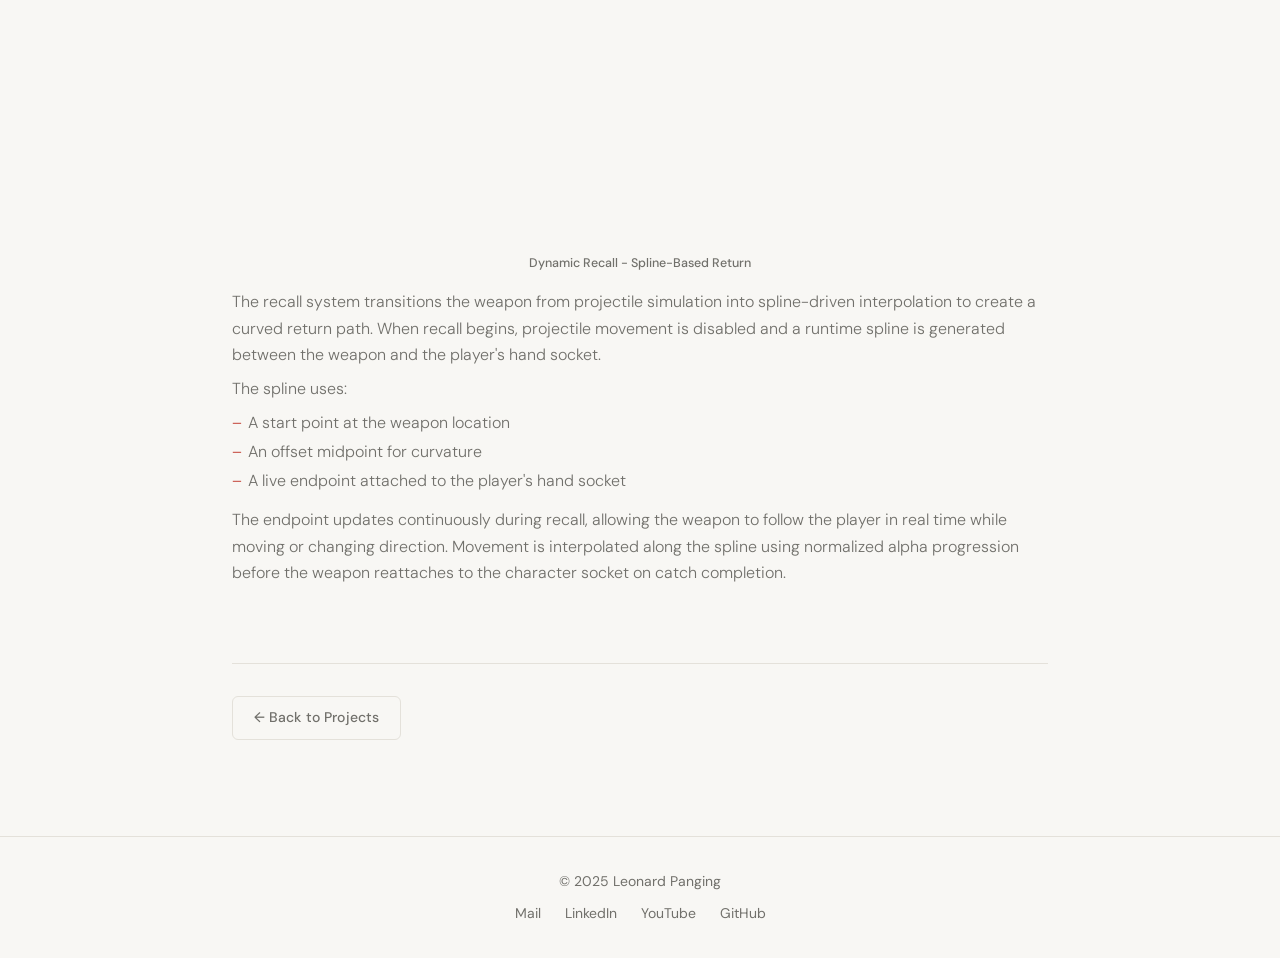
<file: projects/WeaponThrow.html>
<!DOCTYPE html>
<html lang="en">
<head>
  <meta charset="UTF-8" />
  <meta name="viewport" content="width=device-width, initial-scale=1.0" />
  <title>Weapon Throw & Recall System — Leonard Panging</title>
  <link rel="stylesheet" href="../assets/css/style.css" />
  <style>
    .system-info-stack ul {
  display: flex;
  flex-direction: column;
  gap: 0.02rem;
  margin: 0.15rem 0 0.6rem;
  padding-left: 0;
}
    .system-info-stack ul li {
  font-size: 1rem;
  color: var(--muted);
  font-weight: 300;
  line-height: 1.45;
  padding-left: 1rem;
  position: relative;
}
    .system-info-stack ul li::before {
      content: '–';
      position: absolute;
      left: 0;
      color: var(--accent);
    }
    .system-info-stack p {
      font-size: 1rem;
      color: var(--muted);
      font-weight: 300;
      line-height: 1.65;
      margin-bottom: 0.5rem;
    }
    .system-info-stack h4 {
      font-size: 1rem;
      font-weight: 600;
      color: var(--text);
      margin-bottom: 0.75rem;
      font-family: var(--font-body);
    }
    .state-flow {
      display: inline-flex;
      align-items: center;
      gap: 0.5rem;
      background: var(--border-light);
      border: 1px solid var(--border);
      border-radius: 6px;
      padding: 0.5rem 1rem;
      font-family: var(--font-body);
      font-size: 0.9rem;
      font-weight: 500;
      color: var(--text);
      margin: 0.5rem 0 0.75rem;
    }
    .state-flow span {
      color: var(--accent);
      font-weight: 600;
    }
    .state-flow .arrow {
      color: var(--muted);
      font-weight: 300;
    }
  </style>
</head>
<body>

  <nav>
    <a class="nav-logo" href="../index.html">Leonard Panging<span>.</span></a>
    <button class="hamburger" aria-label="Toggle menu">
      <span></span><span></span><span></span>
    </button>
    <ul class="nav-links">
      <li><a href="../index.html">Projects</a></li>
      <li><a href="../resume.html">Resume</a></li>
    </ul>
  </nav>

  <header class="project-detail-hero">
    <p class="breadcrumb"><a href="../index.html#projects">← Projects</a></p>
   
    <h1>Weapon Throw &amp; Recall System</h1>
    <p class="lead">A third-person melee weapon throw and recall system in Unreal Engine 5 featuring spline-based return movement, collision damage, and responsive combat interactions.</p>
  </header>

  <dl class="project-meta-strip">
    <div class="project-meta-item"><dt>Genre</dt><dd>Action Combat</dd></div>
    <div class="project-meta-item"><dt>Platform</dt><dd>PC (Windows)</dd></div>
    <div class="project-meta-item"><dt>Engine</dt><dd>Unreal Engine 5.5</dd></div>
    <div class="project-meta-item"><dt>Programming</dt><dd>C++ &amp; Blueprints</dd></div>
    <div class="project-meta-item"><dt>Focus</dt><dd>Gameplay Programming</dd></div>
  </dl>

  <div style="max-width:880px; margin:0 auto; padding:2rem 2rem 0;">
    <div style="position:relative; padding-bottom:56.25%; height:0; overflow:hidden; border-radius:10px;">
      <iframe
        src="https://www.youtube.com/embed/C4jqIEb3IbA"
        style="position:absolute; top:0; left:0; width:100%; height:100%; border:0;"
        allowfullscreen loading="lazy">
      </iframe>
    </div>
  </div>

  <div class="project-detail-body">

    <section class="detail-section fade-up">
      <h2>Project Overview</h2>
      <p>A third-person weapon throw and recall system built in Unreal Engine 5 using C++ and Blueprints, focused on creating responsive and satisfying action combat interactions inspired by modern melee combat games. The project features throwable weapon mechanics with collision-based damage, spline-based return movement, hover behaviour, and dynamic recall back to the player's hand.</p>
      <p>The system was designed as a reusable gameplay framework capable of handling weapon travel, impact detection, gameplay state transitions, and smooth visual feedback while maintaining strong gameplay feel and combat responsiveness. Custom movement logic and spline interpolation were implemented to create fluid return trajectories that dynamically adapt to player movement during recall.</p>
    </section>

    <section class="detail-section fade-up">
      <h2>Core Features &amp; Systems</h2>

      <div class="system-list">

        <!-- GAMEPLAY ARCHITECTURE -->
        <div class="system-item-stack">
          <div class="system-info-stack">
            <h4>Gameplay Architecture</h4>
            <p>The throwable weapon system is built around a modular state-driven architecture that separates character input, animation timing, movement behaviour, and weapon logic into independent gameplay layers.</p>
            <p>The player character handles:</p>
            <ul>
              <li>Input processing</li>
              <li>Camera and movement control</li>
              <li>Weapon ownership</li>
              <li>Attack state management</li>
            </ul>
            <p>The weapon actor independently handles:</p>
            <ul>
              <li>Projectile simulation</li>
              <li>Flight behaviour</li>
              <li>Collision state switching</li>
              <li>Rotational/spin behaviour</li>
              <li>Recall logic</li>
              <li>Spline-based return movement</li>
            </ul>
            <p>The system operates through a finite state flow:</p>
            <div class="state-flow">
              <span>InHand</span>
              <span class="arrow">→</span>
              <span>Flying</span>
              <span class="arrow">→</span>
              <span>Returning</span>
              <span class="arrow">→</span>
              <span>InHand</span>
            </div>
            <p>Each state governs the weapon's movement, collision behaviour, attachment state, and recall logic, ensuring deterministic gameplay flow while preventing overlapping actions such as repeated throws or recalls.</p>
            <p>Weapon execution is synchronized through custom AnimNotify events, allowing the throw to occur precisely at the correct animation frame rather than directly on input press, resulting in tighter combat responsiveness and animation integration.</p>
          </div>
        </div>

        <!-- THROW SYSTEM -->
        <div class="system-item-stack">
          <div class="system-info-stack">
            <h4>Throw System</h4>
            <p>The throw system synchronizes gameplay execution with animation timing rather than triggering directly on input. When the player attacks, the character enters an attacking state while the actual release is handled through a custom AnimNotify inside the throw animation.</p>
            <p>At the notify frame:</p>
            <ul>
              <li>The weapon detaches from the hand socket</li>
              <li>The player's control rotation is converted into a throw direction</li>
              <li>The weapon transitions into the Flying state</li>
              <li>Projectile simulation is activated using UProjectileMovementComponent</li>
            </ul>
            <p>Using controller rotation instead of character forward direction ensures camera-accurate throws during traversal and directional changes.</p>
          </div>
        </div>

        <!-- FLIGHT BEHAVIOUR -->
        <div class="system-item-stack">
          <div class="system-info-stack">
            <h4>Flight Behaviour</h4>
            <p>Once thrown, the weapon enters a projectile-driven flight state configured for gravity-free directional travel with sweep collision enabled.</p>
            <p>During flight, the system:</p>
            <ul>
              <li>Tracks distance from the initial throw position</li>
              <li>Applies rotational spin behaviour</li>
              <li>Monitors conditions for automatic recall</li>
            </ul>
            <p>A configurable maximum throw distance prevents indefinite projectile travel and triggers recall once exceeded. Separating flight into its own state allows the weapon to simulate independently from the player while maintaining predictable behaviour.</p>
          </div>
        </div>

        <!-- DYNAMIC RECALL -->
        <div class="system-item-stack">
          <div class="system-info-stack">
            <h4>Dynamic Recall System</h4>
            <div style="margin:1rem auto; max-width:700px;">
  <video autoplay loop muted playsinline style="width:100%; border-radius:8px; display:block;">
    <source src="../assets/videos/recall.mp4" type="video/mp4">
  </video>
  <p style="text-align:center; font-size:0.78rem; font-weight:500; color:var(--muted); margin-top:0.4rem;">Dynamic Recall - Spline-Based Return</p>
</div>
            <p>The recall system transitions the weapon from projectile simulation into spline-driven interpolation to create a curved return path. When recall begins, projectile movement is disabled and a runtime spline is generated between the weapon and the player's hand socket.</p>
            <p>The spline uses:</p>
            <ul>
              <li>A start point at the weapon location</li>
              <li>An offset midpoint for curvature</li>
              <li>A live endpoint attached to the player's hand socket</li>
            </ul>
            
            <p>The endpoint updates continuously during recall, allowing the weapon to follow the player in real time while moving or changing direction. Movement is interpolated along the spline using normalized alpha progression before the weapon reattaches to the character socket on catch completion.</p>
          </div>
        </div>

      </div>
    </section>

    <div style="padding-top:2rem;border-top:1px solid var(--border);">
      <a href="../index.html#projects" class="btn btn-secondary">← Back to Projects</a>
    </div>

  </div>

  <footer>
    <p>© 2025 Leonard Panging</p>
    <div class="footer-socials">
     <a href="mailto:leonardpanging8@gmail.com">Mail</a>

      <a href="https://www.linkedin.com/in/leonard-panging-a372b2229" target="_blank" rel="noopener">LinkedIn</a>

      <a href="http://www.youtube.com/@LeonardPanging" target="_blank" rel="noopener">YouTube</a>

     <a href="https://github.com/MrBushidooo" target="_blank" rel="noopener">GitHub</a>
    </div>
  </footer>

  <script src="../assets/js/main.js"></script>
</body>
</html>
</file>
<file: assets/css/style.css>
@import url('https://fonts.googleapis.com/css2?family=DM+Serif+Display:ital@0;1&family=DM+Sans:ital,opsz,wght@0,9..40,300;0,9..40,400;0,9..40,500;0,9..40,600;1,9..40,300&display=swap');

/* ── VARIABLES ───────────────────────────────── */
:root {
  --bg:           #f8f7f4;
  --surface:      #ffffff;
  --border:       #e4e1da;
  --border-light: #eeebe4;
  --text:         #18181b;
  --muted:        #71706b;
  --accent:       #c0392b;
  --accent-hover: #a93226;
  --accent-light: #fdf2f1;

  --font-display: 'DM Serif Display', Georgia, serif;
  --font-body:    'DM Sans', system-ui, sans-serif;

  --max-w: 880px;
  --nav-h: 62px;
}

/* ── RESET ───────────────────────────────────── */
*, *::before, *::after { box-sizing: border-box; margin: 0; padding: 0; }
html { scroll-behavior: smooth; }
body {
  background: var(--bg);
  color: var(--text);
  font-family: var(--font-body);
  font-size: 19px;
  line-height: 1.75;
  -webkit-font-smoothing: antialiased;
}
a { color: inherit; text-decoration: none; }
img { max-width: 100%; display: block; }
ul { list-style: none; }

/* ── SCROLLBAR ───────────────────────────────── */
::-webkit-scrollbar { width: 4px; }
::-webkit-scrollbar-track { background: var(--bg); }
::-webkit-scrollbar-thumb { background: var(--border); border-radius: 2px; }

/* ── NAV ─────────────────────────────────────── */
nav {
  position: fixed;
  top: 0; left: 0; right: 0;
  height: var(--nav-h);
  background: rgba(248,247,244,0.93);
  backdrop-filter: blur(12px);
  -webkit-backdrop-filter: blur(12px);
  border-bottom: 1px solid var(--border);
  display: flex;
  align-items: center;
  justify-content: space-between;
  padding: 0 2.5rem;
  z-index: 100;
}
.nav-logo {
  font-family: var(--font-display);
  font-size: 1.2rem;
  color: var(--text);
}
.nav-logo span { color: var(--accent); }
.nav-links {
  display: flex;
  gap: 2.5rem;
  align-items: center;
}
.nav-links a {
  font-size: 0.875rem;
  font-weight: 500;
  letter-spacing: 0.05em;
  text-transform: uppercase;
  color: var(--muted);
  transition: color 0.18s;
}
.nav-links a:hover,
.nav-links a.active { color: var(--accent); }

.hamburger {
  display: none;
  flex-direction: column;
  gap: 5px;
  cursor: pointer;
  background: none;
  border: none;
  padding: 4px;
}
.hamburger span {
  display: block;
  width: 22px; height: 1.5px;
  background: var(--text);
  transition: all 0.3s;
}

/* ── HERO ────────────────────────────────────── */
.hero {
  min-height: 100vh;
  display: flex;
  flex-direction: column;
  align-items: center;
  justify-content: center;
  text-align: center;
  padding: calc(var(--nav-h) + 2rem) 2rem 3rem;
  max-width: var(--max-w);
  margin: 0 auto;
}

.hero-avatar {
  width: 150px;
  height: 150px;
  border-radius: 50%;
  background: var(--border);
  margin: 0 auto 1.75rem;
  overflow: hidden;
  border: 3px solid var(--surface);
  box-shadow: 0 0 0 1.5px var(--border), 0 6px 20px rgba(0,0,0,0.08);
}
.hero-avatar img { width: 100%; height: 100%; object-fit: cover; }
/* avatar placeholder icon */
.hero-avatar-placeholder {
  width: 100%; height: 100%;
  display: flex; align-items: center; justify-content: center;
  font-size: 2.5rem; color: var(--border);
}

.hero h1 {
  font-family: var(--font-display);
  font-size: clamp(2.8rem, 7vw, 5rem);
  line-height: 1.05;
  letter-spacing: -0.015em;
  margin-bottom: 0.6rem;
}
.hero-role {
  font-size: 0.9rem;
  font-weight: 600;
  letter-spacing: 0.14em;
  text-transform: uppercase;
  color: var(--accent);
  margin-bottom: 1.5rem;
}
.hero-bio {
  font-size: 1.15rem;
  color: var(--muted);
  max-width: 520px;
  margin: 0 auto 2.25rem;
  font-weight: 300;
  line-height: 1.72;
}

/* social pills */
.hero-socials {
  display: flex;
  flex-wrap: wrap;
  justify-content: center;
  gap: 0.6rem;
}
.social-pill {
  display: inline-flex;
  align-items: center;
  gap: 0.4rem;
  padding: 0.45rem 1rem;
  border: 1px solid var(--border);
  border-radius: 100px;
  font-size: 0.875rem;
  font-weight: 500;
  color: var(--muted);
  background: var(--surface);
  transition: all 0.18s;
  white-space: nowrap;
}
.social-pill:hover {
  border-color: var(--accent);
  color: var(--accent);
  background: var(--accent-light);
}

/* scroll cue */
.scroll-cue {
  margin-top: 3.5rem;
  display: flex;
  flex-direction: column;
  align-items: center;
  gap: 0.4rem;
  color: var(--border);
  font-size: 0.75rem;
  letter-spacing: 0.1em;
  text-transform: uppercase;
  animation: bob 2.2s ease-in-out infinite;
}
.scroll-cue svg { width: 18px; height: 18px; stroke: currentColor; fill: none; }
@keyframes bob { 0%,100%{transform:translateY(0)} 50%{transform:translateY(6px)} }

/* ── SECTION HEADER ──────────────────────────── */
hr.divider {
  border: none;
  border-top: 1px solid var(--border);
  max-width: var(--max-w);
  margin: 0 auto;
}
.section-header {
  text-align: center;
  padding: 4.5rem 2rem 2.5rem;
  max-width: var(--max-w);
  margin: 0 auto;
}
.section-eyebrow {
  font-size: 0.78rem;
  font-weight: 600;
  letter-spacing: 0.16em;
  text-transform: uppercase;
  color: var(--accent);
  margin-bottom: 0.5rem;
}
.section-header h2 {
  font-family: var(--font-display);
  font-size: clamp(1.7rem, 4vw, 2.4rem);
  letter-spacing: -0.01em;
}

/* ── PROJECTS GRID (2×2) ─────────────────────── */
.projects-grid {
  display: grid;
  grid-template-columns: 1fr 1fr;
  gap: 1.25rem;
  max-width: var(--max-w);
  margin: 0 auto;
  padding: 0 2rem 6rem;
}

.project-card {
  background: var(--surface);
  border: 1px solid var(--border);
  border-radius: 12px;
  overflow: hidden;
  display: flex;
  flex-direction: column;
  transition: box-shadow 0.25s, transform 0.25s, border-color 0.25s;
}
.project-card:hover {
  box-shadow: 0 8px 32px rgba(0,0,0,0.08);
  transform: translateY(-3px);
  border-color: #cdc9c2;
}

.project-card-img {
  width: 100%;
  aspect-ratio: 16/9;
  background: linear-gradient(135deg, #f0ede8, #e5e1d8);
  overflow: hidden;
  position: relative;
  display: flex;
  align-items: center;
  justify-content: center;
}
.project-card-img img {
  width: 100%; height: 100%;
  object-fit: cover;
  transition: transform 0.45s ease;
}
.project-card:hover .project-card-img img { transform: scale(1.04); }
.img-placeholder-icon { font-size: 2.5rem; color: var(--border); }

.project-card-body {
  padding: 1.4rem;
  display: flex;
  flex-direction: column;
  flex: 1;
  gap: 0.6rem;
}
.project-tags {
  display: flex;
  flex-wrap: wrap;
  gap: 0.35rem;
}
.project-tag {
  font-size: 0.68rem;
  font-weight: 600;
  letter-spacing: 0.06em;
  text-transform: uppercase;
  color: var(--accent);
  background: var(--accent-light);
  padding: 0.18rem 0.55rem;
  border-radius: 4px;
}
.project-card h3 {
  font-family: var(--font-display);
  font-size: 1.2rem;
  line-height: 1.2;
  letter-spacing: -0.01em;
}
.project-card-desc {
  font-size: 0.95rem;
  color: var(--muted);
  font-weight: 300;
  line-height: 1.6;
  flex: 1;
}
.project-card-footer {
  display: flex;
  gap: 0.6rem;
  align-items: center;
  padding-top: 0.75rem;
  border-top: 1px solid var(--border-light);
  flex-wrap: wrap;
}

/* ── BUTTONS ─────────────────────────────────── */
.btn {
  display: inline-flex;
  align-items: center;
  gap: 0.35rem;
  padding: 0.55rem 1.3rem;
  font-family: var(--font-body);
  font-size: 0.875rem;
  font-weight: 500;
  border-radius: 6px;
  border: none;
  cursor: pointer;
  transition: all 0.18s;
  letter-spacing: 0.01em;
  white-space: nowrap;
}
.btn-primary { background: var(--accent); color: #fff; }
.btn-primary:hover { background: var(--accent-hover); }
.btn-secondary {
  background: transparent;
  color: var(--muted);
  border: 1px solid var(--border);
}
.btn-secondary:hover {
  border-color: var(--accent);
  color: var(--accent);
  background: var(--accent-light);
}

/* ── PAGE HERO (Resume / Detail) ─────────────── */
.page-hero {
  padding: calc(var(--nav-h) + 4rem) 2rem 3rem;
  text-align: center;
  max-width: var(--max-w);
  margin: 0 auto;
  border-bottom: 1px solid var(--border);
}
.page-hero h1 {
  font-family: var(--font-display);
  font-size: clamp(2.2rem, 5vw, 3.5rem);
  letter-spacing: -0.01em;
  margin-bottom: 0.75rem;
}
.page-hero p {
  color: var(--muted);
  font-size: 1.1rem;
  font-weight: 300;
  max-width: 480px;
  margin: 0 auto 1.5rem;
}

/* ── RESUME ──────────────────────────────────── */
.resume-body {
  max-width: var(--max-w);
  margin: 0 auto;
  padding: 4rem 2rem 6rem;
}
.resume-section {
  margin-bottom: 3.5rem;
  text-align: center;
}
.resume-section > h2 {
  font-family: var(--font-display);
  font-size: 1.65rem;
  letter-spacing: -0.01em;
  margin-bottom: 1.75rem;
  padding-bottom: 0.75rem;
  border-bottom: 1px solid var(--border);
}

/* timeline */
.timeline {
  max-width: 600px;
  margin: 0 auto;
  text-align: left;
  position: relative;
  padding-left: 1.5rem;
  border-left: 2px solid var(--border);
}
.timeline-item {
  position: relative;
  padding: 0 0 2.25rem 2rem;
}
.timeline-item:last-child { padding-bottom: 0; }
.timeline-item::before {
  content: '';
  position: absolute;
  left: -6px; top: 6px;
  width: 10px; height: 10px;
  border-radius: 50%;
  background: var(--accent);
  border: 2px solid var(--bg);
}
.timeline-date {
  font-size: 0.78rem;
  font-weight: 600;
  letter-spacing: 0.1em;
  text-transform: uppercase;
  color: var(--accent);
  margin-bottom: 0.2rem;
}
.timeline-title {
  font-family: var(--font-display);
  font-size: 1.2rem;
  margin-bottom: 0.1rem;
}
.timeline-sub {
  font-size: 0.95rem;
  color: var(--muted);
  margin-bottom: 0.7rem;
}
.timeline-body li {
  font-size: 0.95rem;
  color: var(--muted);
  font-weight: 300;
  padding-left: 1rem;
  position: relative;
  margin-bottom: 0.3rem;
}
.timeline-body li::before {
  content: '–';
  position: absolute;
  left: 0;
  color: var(--accent);
}

/* skills */
.skills-grid {
  display: grid;
  grid-template-columns: repeat(auto-fit, minmax(220px, 1fr));
  gap: 1rem;
  max-width: 680px;
  margin: 0 auto;
  text-align: left;
}
.skill-block {
  background: var(--surface);
  border: 1px solid var(--border);
  border-radius: 10px;
  padding: 1.2rem 1.4rem;
  transition: box-shadow 0.2s;
}
.skill-block:hover { box-shadow: 0 4px 16px rgba(0,0,0,0.06); }
.skill-block h3 {
  font-size: 0.72rem;
  font-weight: 600;
  letter-spacing: 0.12em;
  text-transform: uppercase;
  color: var(--accent);
  margin-bottom: 0.35rem;
}
.skill-block p {
  font-size: 0.95rem;
  color: var(--muted);
  font-weight: 300;
  line-height: 1.6;
}

/* ── PROJECT DETAIL ──────────────────────────── */
.project-detail-hero {
  padding: calc(var(--nav-h) + 4rem) 2rem 3rem;
  text-align: center;
  max-width: var(--max-w);
  margin: 0 auto;
  border-bottom: 1px solid var(--border);
}
.breadcrumb {
  font-size: 0.875rem;
  color: var(--muted);
  margin-bottom: 1.5rem;
}
.breadcrumb a { color: var(--accent); transition: opacity 0.18s; }
.breadcrumb a:hover { opacity: 0.75; text-decoration: underline; }
.project-detail-hero h1 {
  font-family: var(--font-display);
  font-size: clamp(2rem, 5vw, 3rem);
  letter-spacing: -0.01em;
  margin: 1rem 0 0.75rem;
}
.project-detail-hero .lead {
  color: var(--muted);
  font-size: 1.1rem;
  font-weight: 300;
  max-width: 540px;
  margin: 0 auto;
}

.project-meta-strip {
  display: flex;
  flex-wrap: wrap;
  justify-content: center;
  border-top: 1px solid var(--border);
  border-bottom: 1px solid var(--border);
  max-width: var(--max-w);
  margin: 0 auto;
}
.project-meta-item {
  padding: 1.1rem 1.8rem;
  text-align: center;
  border-right: 1px solid var(--border);
  flex: 1;
  min-width: 120px;
}
.project-meta-item:last-child { border-right: none; }
.project-meta-item dt {
  font-size: 0.68rem;
  font-weight: 600;
  letter-spacing: 0.14em;
  text-transform: uppercase;
  color: var(--accent);
  margin-bottom: 0.25rem;
}
.project-meta-item dd {
  font-size: 0.95rem;
  font-weight: 500;
}

.project-detail-body {
  max-width: var(--max-w);
  margin: 0 auto;
  padding: 3.5rem 2rem 6rem;
}
.detail-section {
  margin-bottom: 2.75rem;
}
.detail-section h2 {
  font-family: var(--font-display);
  font-size: 1.55rem;
  letter-spacing: -0.01em;
  margin-bottom: 1rem;
  padding-bottom: 0.6rem;
  border-bottom: 1px solid var(--border);
}
.detail-section h3 {
  font-size: 1rem;
  font-weight: 600;
  margin: 1.2rem 0 0.35rem;
}
.detail-section p {
  font-size: 1rem;
  color: var(--muted);
  font-weight: 300;
  margin-bottom: 0.6rem;
}
.detail-section li {
  font-size: 1rem;
  color: var(--muted);
  font-weight: 300;
  padding-left: 1.1rem;
  position: relative;
  margin-bottom: 0.35rem;
}
.detail-section li::before {
  content: '–';
  position: absolute;
  left: 0;
  color: var(--accent);
}

.feature-grid {
  display: grid;
  grid-template-columns: repeat(auto-fit, minmax(210px, 1fr));
  gap: 1rem;
  margin: 1rem 0;
}
.feature-card {
  background: var(--surface);
  border: 1px solid var(--border);
  border-radius: 10px;
  padding: 1.2rem;
  transition: box-shadow 0.2s;
}
.feature-card:hover { box-shadow: 0 4px 16px rgba(0,0,0,0.06); }
.feature-card h4 {
  font-size: 0.875rem;
  font-weight: 600;
  margin-bottom: 0.35rem;
}
.feature-card p, .feature-card li {
  font-size: 0.92rem;
  color: var(--muted);
  font-weight: 300;
  line-height: 1.55;
}

/* ── FOOTER ──────────────────────────────────── */
footer {
  border-top: 1px solid var(--border);
  padding: 2rem;
  text-align: center;
  color: var(--muted);
  font-size: 0.875rem;
}
.footer-socials {
  display: flex;
  justify-content: center;
  gap: 1.5rem;
  margin-top: 0.5rem;
}
.footer-socials a { color: var(--muted); transition: color 0.18s; }
.footer-socials a:hover { color: var(--accent); }

/* ── FADE ANIMATIONS ─────────────────────────── */
.fade-up {
  opacity: 0;
  transform: translateY(18px);
  transition: opacity 0.5s ease, transform 0.5s ease;
}
.fade-up.visible { opacity: 1; transform: none; }

.hero-in {
  opacity: 0;
  transform: translateY(14px);
  animation: heroReveal 0.55s ease forwards;
}
.hero-in:nth-child(1){animation-delay:.05s}
.hero-in:nth-child(2){animation-delay:.13s}
.hero-in:nth-child(3){animation-delay:.21s}
.hero-in:nth-child(4){animation-delay:.29s}
.hero-in:nth-child(5){animation-delay:.37s}
.hero-in:nth-child(6){animation-delay:.45s}
@keyframes heroReveal { to { opacity:1; transform:none; } }

/* ── RESPONSIVE ──────────────────────────────── */
@media (max-width: 640px) {
  nav { padding: 0 1.25rem; }
  .nav-links {
    display: none;
    flex-direction: column;
    position: fixed;
    top: var(--nav-h); left: 0; right: 0;
    background: var(--surface);
    border-bottom: 1px solid var(--border);
    padding: 1.5rem;
    gap: 1.25rem;
  }
  .nav-links.open { display: flex; }
  .hamburger { display: flex; }

  .projects-grid { grid-template-columns: 1fr; padding: 0 1.25rem 4rem; }
  .hero, .section-header { padding-left: 1.25rem; padding-right: 1.25rem; }
  .page-hero, .project-detail-hero, .resume-body, .project-detail-body { padding-left: 1.25rem; padding-right: 1.25rem; }
  .project-meta-strip { flex-direction: column; }
  .project-meta-item { border-right: none; border-bottom: 1px solid var(--border); }
  .project-meta-item:last-child { border-bottom: none; }
}

.system-list {
  display: flex;
  flex-direction: column;
  gap: 0;
  border: none;
  border-radius: 0;
  overflow: visible;
}

.system-item {
  display: grid;
  grid-template-columns: 1fr 1.4fr;
  border-bottom: 1px solid var(--border);
}
.system-item:last-child { border-bottom: none; }

.system-info {
  padding: 1.5rem;
  border-right: 1px solid var(--border);
}
.system-info h4 {
  font-size: 0.95rem;
  font-weight: 600;
  margin-bottom: 0.4rem;
}
.system-info p {
  font-size: 0.92rem;
  color: var(--muted);
  font-weight: 300;
  line-height: 1.55;
  margin: 0;
}

.system-video {
  position: relative;
  overflow: hidden;
  background: transparent;
}
.system-video video {
  position: absolute;
  top: 0; left: 0;
  width: 100%; height: 100%;
  object-fit: cover;
}

.system-video.dual {
  display: grid;
  grid-template-columns: 1fr 1fr;
  gap: 0.75rem;
  position: static;
  height: auto;
  background: transparent;
}

.system-video.dual video {
  position: static;
  width: 100%;
  aspect-ratio: 16/9;
  object-fit: cover;
  display: block;
}

.dual-video-wrap {
  display: flex;
  flex-direction: column;
  gap: 0.35rem;
}
.dual-video-wrap:first-child { border-right: none; }

.video-label {
  text-align: center;
  font-size: 0.78rem;
  font-weight: 500;
  letter-spacing: 0.05em;
  color: var(--muted);
  padding: 0.3rem 0;
  background: transparent;
  border-top: none;
}

@media (max-width: 640px) {
  .system-item { grid-template-columns: 1fr; }
  .system-info { border-right: none; border-bottom: 1px solid var(--border); }
  .system-video.dual { grid-template-columns: 1fr; }
  .dual-video-wrap:first-child { border-right: none; border-bottom: 1px solid var(--border); }
}

.system-video:not(.dual) {
  min-height: 200px;
}

.system-item-stack {
  padding: 1.5rem 0;
  border-bottom: 1px solid var(--border);
  display: flex;
  flex-direction: column;
  gap: 1rem;
}
.system-item-stack:last-child { border-bottom: none; }

.system-info-stack h4 {
  font-size: 0.95rem;
  font-weight: 600;
  margin-bottom: 0.4rem;
}
.system-info-stack p {
  font-size: 0.92rem;
  color: var(--muted);
  font-weight: 300;
  line-height: 1.55;
  margin: 0;
}

.system-video-stack {
  width: 100%;
  display: flex;
  justify-content: center;
}
.system-video-stack video {
  width: 50%;
  aspect-ratio: 16/9;
  object-fit: cover;
  display: block;
}

.feature-grid-center {
  display: flex;
  justify-content: center;
  margin-top: 1rem;
  gap: 1rem;
}
.feature-grid-center .feature-card {
  min-width: 210px;
  flex: 0 1 calc((100% - 2rem) / 3);
}

.triple-video-wrap {
  display: grid;
  grid-template-columns: 1fr 1fr 1fr;
  gap: 1rem;
  margin-top: 2rem;
}
.triple-video-item {
  display: flex;
  flex-direction: column;
  gap: 0.4rem;
}
.triple-video-item video {
  width: 100%;
  aspect-ratio: 16/9;
  object-fit: cover;
  border-radius: 6px;
  display: block;
}
.triple-video-item .video-label {
  text-align: center;
  font-size: 0.78rem;
  font-weight: 500;
  color: var(--muted);
  padding: 0.2rem 0;
  background: transparent;
  border-top: none;
}

@media (max-width: 640px) {
  .feature-grid-center { flex-direction: column; }
  .feature-grid-center .feature-card { min-width: unset; flex: 1; }
}

@media (max-width: 640px) {
  .triple-video-wrap { grid-template-columns: 1fr; }
  .feature-grid-center .feature-card { max-width: 100%; }
}
.skill-list{
  margin: 0;
  padding-left: 1.2rem;
}

.skill-list li{
  margin-bottom: 0.35rem;
}
a.skill-block:hover {
  box-shadow: 0 4px 16px rgba(192,57,43,0.1);
  border-color: var(--accent);
  background: var(--accent-light);
}
a.skill-block:hover h3 {
  color: var(--accent);
}
</file>
